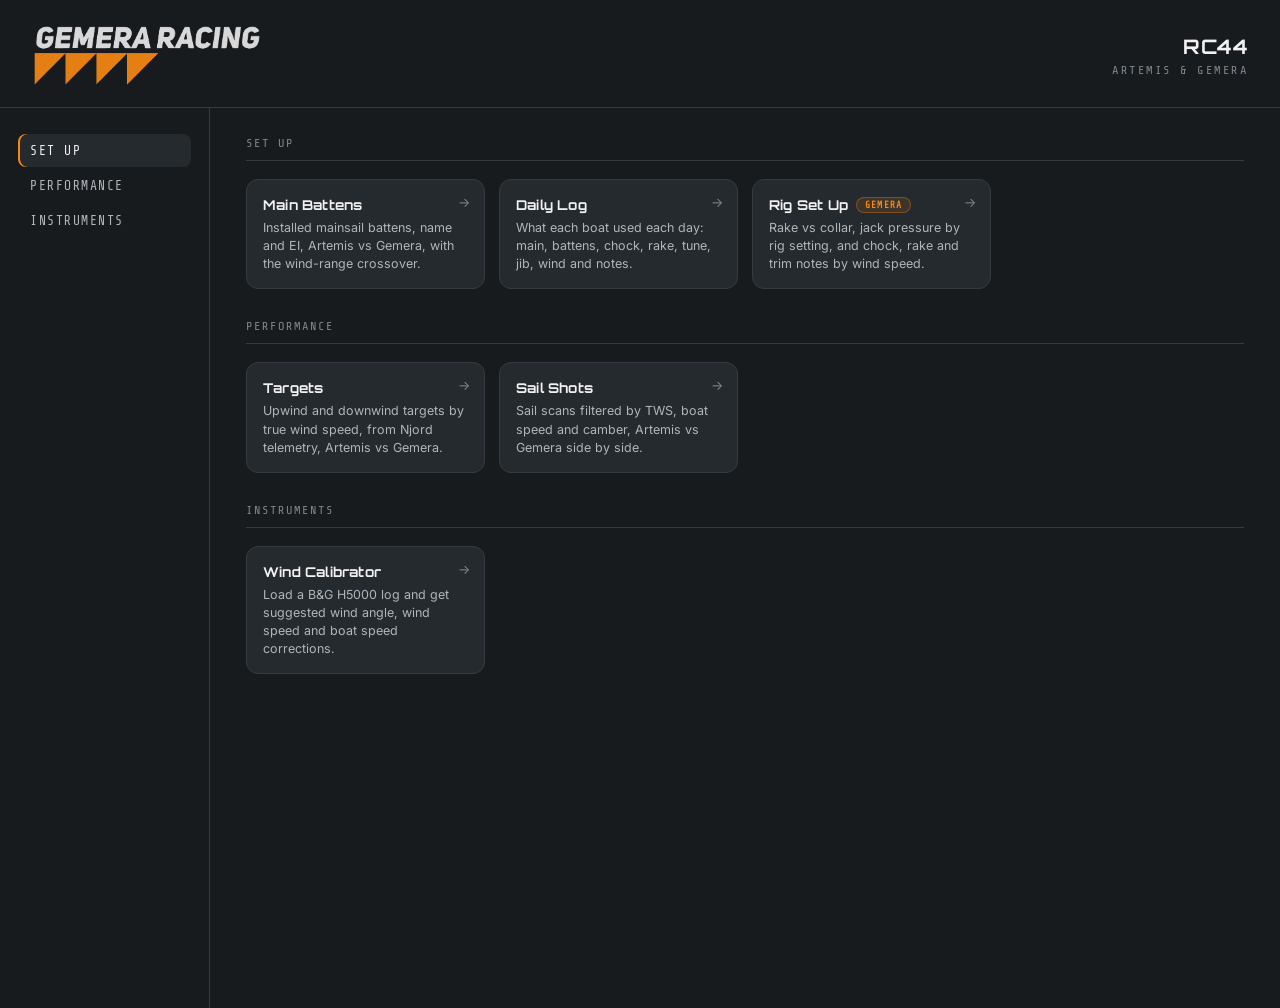
<file: index.html>
<!doctype html>
<html lang="en">
<head>
  <meta charset="UTF-8" />
  <meta name="viewport" content="width=device-width, initial-scale=1.0, viewport-fit=cover" />
  <meta name="theme-color" content="#15181b" />
  <link rel="icon" type="image/png" sizes="32x32" href="./assets/favicon-32.png?v=6" />
  <link rel="icon" type="image/png" sizes="64x64" href="./assets/favicon-64.png?v=6" />
  <link rel="shortcut icon" href="./favicon.ico?v=6" />
  <link rel="apple-touch-icon" href="./assets/apple-touch-icon.png?v=6" />
  <link rel="manifest" href="./manifest.webmanifest" />
  <meta name="apple-mobile-web-app-capable" content="yes" />
  <meta name="mobile-web-app-capable" content="yes" />
  <meta name="apple-mobile-web-app-title" content="RC44" />
  <title>RC44 · Seagull Data</title>
  <link rel="preconnect" href="https://fonts.googleapis.com" />
  <link rel="preconnect" href="https://fonts.gstatic.com" crossorigin />
  <link rel="stylesheet" href="https://fonts.googleapis.com/css2?family=Orbitron:wght@500;700&family=Share+Tech+Mono&family=Inter:wght@400;500;600&display=swap" />
  <link rel="stylesheet" href="./hub.css?v=20261113a" />
  <script>
    // Team colour theme. Gemera (dark) is the default; ?theme=gemera-light or ?theme=seagull switch (remembered on this device).
    (function () {
      try {
        var q = new URLSearchParams(location.search).get("theme");
        if (q) localStorage.setItem("rc44-theme2", q);
        var t = localStorage.getItem("rc44-theme2") || "gemera";
        if (t === "gemera" || t === "gemera-light") document.documentElement.classList.add("theme-gemera");
        if (t === "gemera-light") document.documentElement.classList.add("theme-light");
      } catch (e) {}
    })();
  </script>
  <link rel="stylesheet" href="./themes/gemera.css?v=20261114i" />
</head>
<body>
<div class="viz-root">
  <header class="hero">
    <a class="mark" href="./" aria-label="RC44 home">
      <svg viewBox="0 0 40 24" aria-hidden="true">
        <path d="M2 16 C8 16 12 6 20 6 C28 6 32 16 38 16" fill="none" stroke="currentColor" stroke-width="2.6" stroke-linecap="round"></path>
        <path d="M6 21 C11 21 14 13 20 13 C26 13 29 21 34 21" fill="none" stroke="currentColor" stroke-width="1.6" stroke-linecap="round" opacity=".5"></path>
      </svg>
      <span>SEAGULL<b>DATA</b></span>
    </a>
    <div class="titles">
      <h1>RC44</h1>
      <p class="sub">Artemis &amp; Gemera</p>
    </div>
  </header>

  <div class="hub-body">
    <nav class="sidemenu" aria-label="Sections">
      <a href="#set-up" class="on">Set up</a>
      <a href="#performance">Performance</a>
      <a href="#instruments">Instruments</a>
    </nav>

    <main>
      <section class="category" id="set-up">
        <p class="section-label">Set up</p>
        <div class="menu-grid">
          <a class="card" href="./main-battens/">
            <h3>Main Battens</h3>
            <p>Installed mainsail battens, name and EI, Artemis vs Gemera, with the wind-range crossover.</p>
          </a>
          <a class="card" href="./daily-log/">
            <h3>Daily Log</h3>
            <p>What each boat used each day: main, battens, chock, rake, tune, jib, wind and notes.</p>
          </a>
          <a class="card" href="./rig-setup/">
            <h3>Rig Set Up<span class="boat-tag">Gemera</span></h3>
            <p>Rake vs collar, jack pressure by rig setting, and chock, rake and trim notes by wind speed.</p>
          </a>
        </div>
      </section>

      <section class="category" id="performance">
        <p class="section-label">Performance</p>
        <div class="menu-grid">
          <a class="card" href="./targets/">
            <h3>Targets</h3>
            <p>Upwind and downwind targets by true wind speed, from Njord telemetry, Artemis vs Gemera.</p>
          </a>
          <a class="card" href="./sail-shots/">
            <h3>Sail Shots</h3>
            <p>Sail scans filtered by TWS, boat speed and camber, Artemis vs Gemera side by side.</p>
          </a>
        </div>
      </section>

      <section class="category" id="instruments">
        <p class="section-label">Instruments</p>
        <div class="menu-grid">
          <a class="card" href="./wind-calibrator/">
            <h3>Wind Calibrator</h3>
            <p>Load a B&amp;G H5000 log and get suggested wind angle, wind speed and boat speed corrections.</p>
          </a>
        </div>
      </section>
    </main>
  </div>
</div>

<script>
  // Side menu (laptop): the section in view is the one lit in the menu.
  (function () {
    var links = document.querySelectorAll(".sidemenu a");
    if (!links.length) return;
    function spot() {
      var cur = links[0];
      for (var i = 0; i < links.length; i++) {
        var sec = document.querySelector(links[i].getAttribute("href"));
        if (sec && sec.getBoundingClientRect().top <= 120) cur = links[i];
      }
      if (window.innerHeight + window.scrollY >= document.documentElement.scrollHeight - 2) cur = links[links.length - 1];
      for (var j = 0; j < links.length; j++) links[j].classList.toggle("on", links[j] === cur);
    }
    window.addEventListener("scroll", spot, { passive: true });
    spot();
  })();
</script>
</body>
</html>
</file>
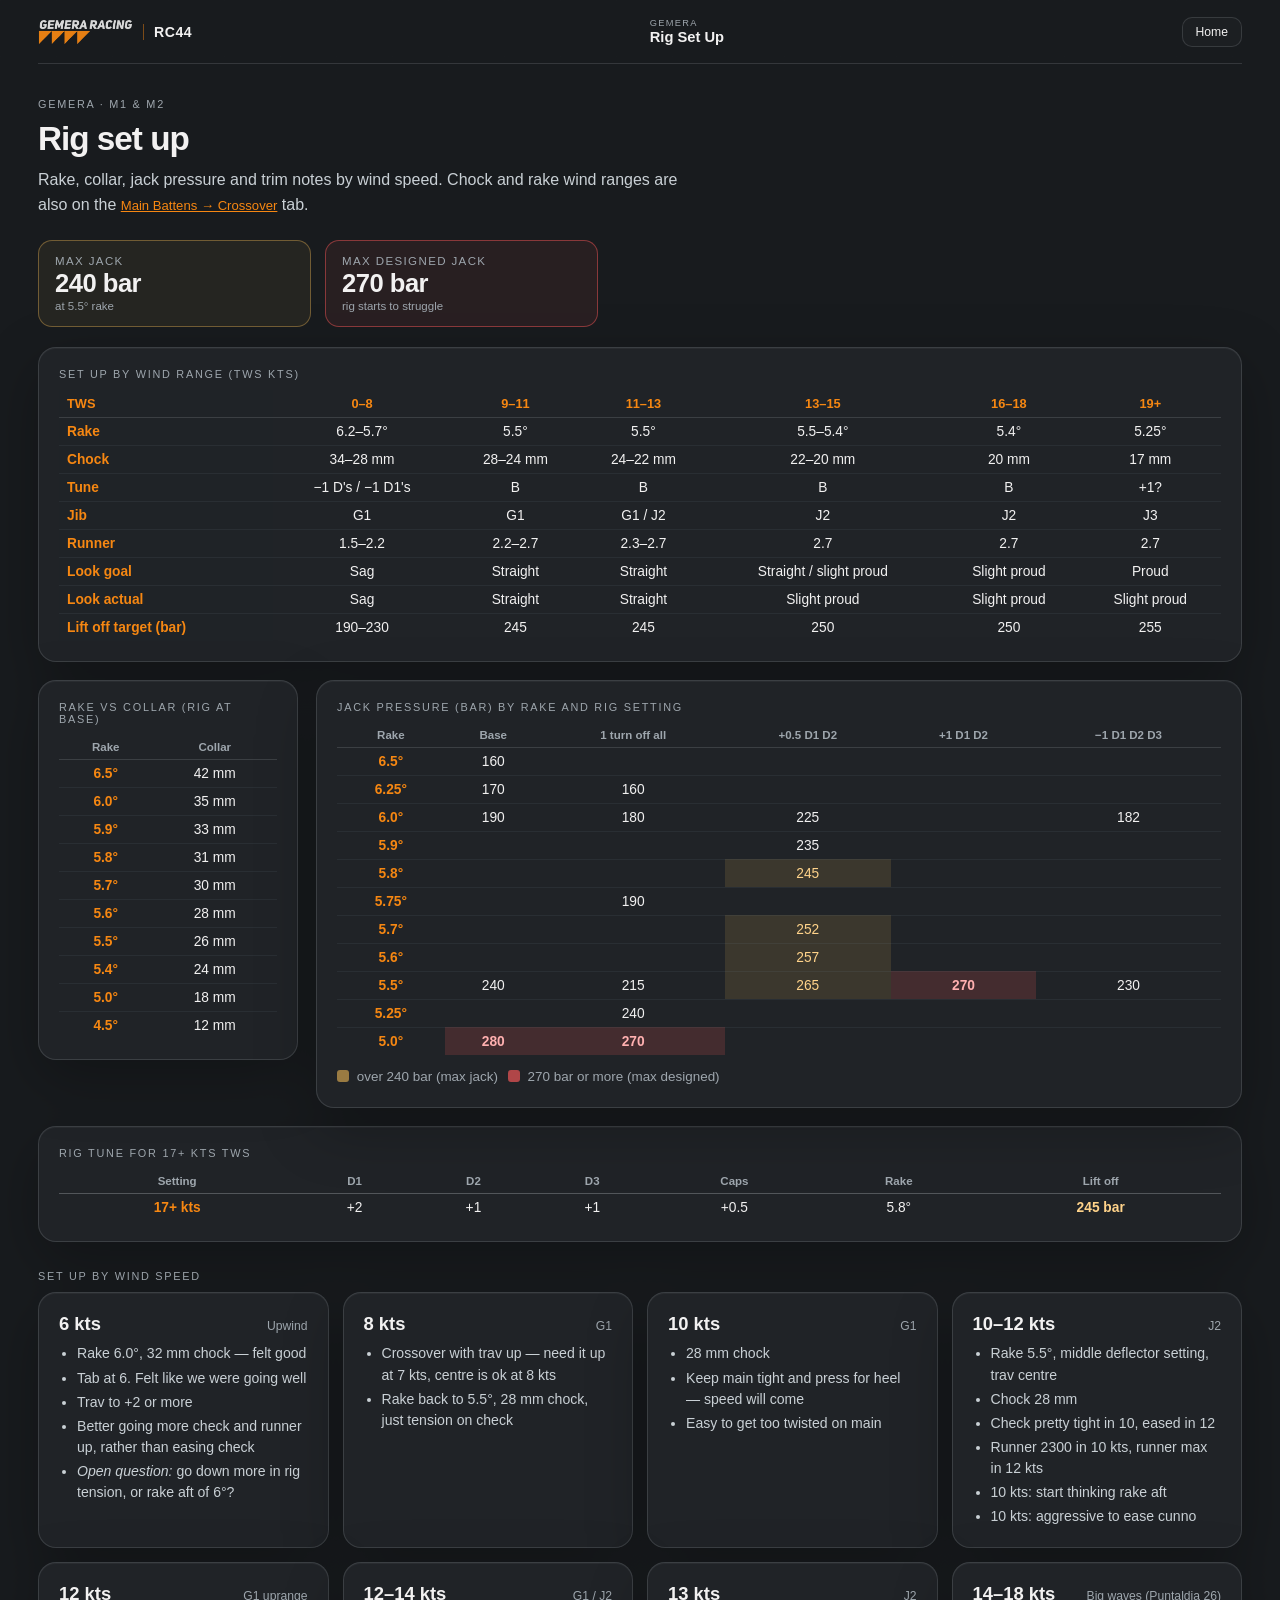
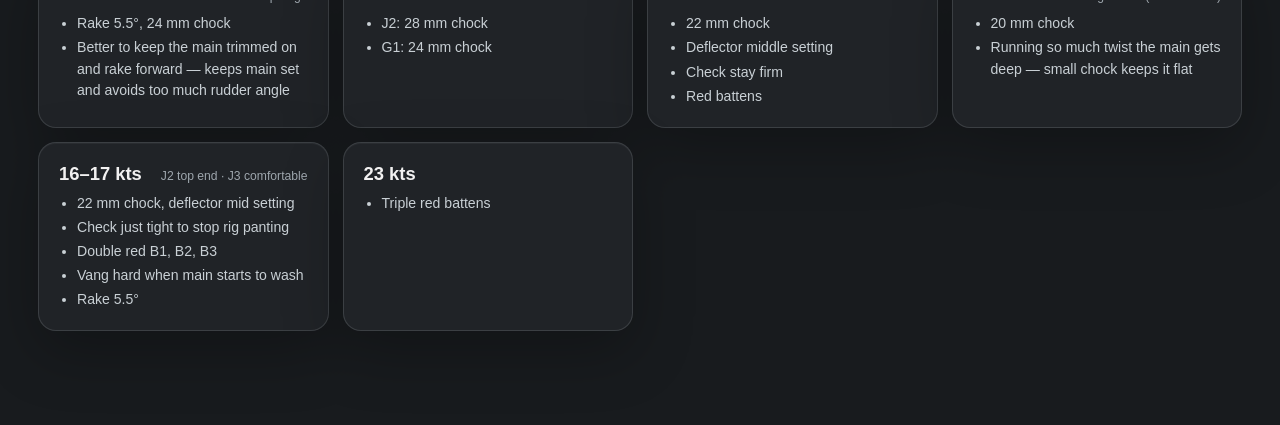
<file: rig-setup/index.html>
<!doctype html>
<html lang="en">
<head>
  <meta charset="UTF-8" />
  <meta name="viewport" content="width=device-width, initial-scale=1.0, viewport-fit=cover" />
  <meta name="theme-color" content="#15181b" />
  <link rel="icon" type="image/png" sizes="32x32" href="../assets/favicon-32.png?v=6" />
  <link rel="icon" type="image/png" sizes="64x64" href="../assets/favicon-64.png?v=6" />
  <link rel="shortcut icon" href="../favicon.ico?v=6" />
  <link rel="apple-touch-icon" href="../assets/apple-touch-icon.png?v=6" />
  <link rel="manifest" href="../manifest.webmanifest" />
  <meta name="apple-mobile-web-app-capable" content="yes" />
  <meta name="mobile-web-app-capable" content="yes" />
  <meta name="apple-mobile-web-app-title" content="RC44" />
  <title>Rig Set Up · RC44</title>
  <link rel="stylesheet" href="../styles.css?v=20261114j" />
  <script>
    // Team colour theme. Gemera (dark) is the default; ?theme=gemera-light or ?theme=seagull switch (remembered on this device).
    (function () {
      try {
        var q = new URLSearchParams(location.search).get("theme");
        if (q) localStorage.setItem("rc44-theme2", q);
        var t = localStorage.getItem("rc44-theme2") || "gemera";
        if (t === "gemera" || t === "gemera-light") document.documentElement.classList.add("theme-gemera");
        if (t === "gemera-light") document.documentElement.classList.add("theme-light");
      } catch (e) {}
    })();
  </script>
  <link rel="stylesheet" href="../themes/gemera.css?v=20261114i" />
</head>
<body>
  <div class="bg-glow bg-glow--one"></div>
  <div class="bg-glow bg-glow--two"></div>

  <main class="site-shell">
    <header class="topbar">
      <a class="brand" href="../" aria-label="Back to RC44 Lab">
        <img src="../assets/seagull-lab-logo.png?v=20260925c" alt="Seagull Data" />
        <span class="brand__divider"></span>
        <span class="brand__label">RC44</span>
      </a>
      <div class="title-block"><span>Gemera</span><strong>Rig Set Up</strong></div>
      <a class="ghost-button" href="../">Home</a>
    </header>

    <div class="page">
      <div class="section-kicker">Gemera · M1 &amp; M2</div>
      <h1>Rig set up</h1>
      <p class="intro">
        Rake, collar, jack pressure and trim notes by wind speed. Chock and rake wind ranges are also
        on the <a class="text-link" href="../main-battens/">Main Battens → Crossover</a> tab.
      </p>

      <section class="rig-limits">
        <div class="rig-limit">
          <span class="rig-limit__label">Max jack</span>
          <strong>240 bar</strong>
          <span class="rig-limit__sub">at 5.5° rake</span>
        </div>
        <div class="rig-limit rig-limit--danger">
          <span class="rig-limit__label">Max designed jack</span>
          <strong>270 bar</strong>
          <span class="rig-limit__sub">rig starts to struggle</span>
        </div>
      </section>

      <section class="panel" style="margin-bottom:18px;">
        <div class="section-kicker">Set up by wind range (TWS kts)</div>
        <div class="rig-table-wrap">
          <table class="grid-table rig-table rig-table--tws">
            <thead><tr><th>TWS</th><th>0–8</th><th>9–11</th><th>11–13</th><th>13–15</th><th>16–18</th><th>19+</th></tr></thead>
            <tbody>
              <tr><td>Rake</td><td>6.2–5.7°</td><td>5.5°</td><td>5.5°</td><td>5.5–5.4°</td><td>5.4°</td><td>5.25°</td></tr>
              <tr><td>Chock</td><td>34–28 mm</td><td>28–24 mm</td><td>24–22 mm</td><td>22–20 mm</td><td>20 mm</td><td>17 mm</td></tr>
              <tr><td>Tune</td><td>−1 D's / −1 D1's</td><td>B</td><td>B</td><td>B</td><td>B</td><td>+1?</td></tr>
              <tr><td>Jib</td><td>G1</td><td>G1</td><td>G1 / J2</td><td>J2</td><td>J2</td><td>J3</td></tr>
              <tr><td>Runner</td><td>1.5–2.2</td><td>2.2–2.7</td><td>2.3–2.7</td><td>2.7</td><td>2.7</td><td>2.7</td></tr>
              <tr><td>Look goal</td><td>Sag</td><td>Straight</td><td>Straight</td><td>Straight / slight proud</td><td>Slight proud</td><td>Proud</td></tr>
              <tr><td>Look actual</td><td>Sag</td><td>Straight</td><td>Straight</td><td>Slight proud</td><td>Slight proud</td><td>Slight proud</td></tr>
              <tr><td>Lift off target (bar)</td><td>190–230</td><td>245</td><td>245</td><td>250</td><td>250</td><td>255</td></tr>
            </tbody>
          </table>
        </div>
      </section>

      <section class="rig-grid">
        <div class="panel">
          <div class="section-kicker">Rake vs collar (rig at base)</div>
          <table class="grid-table rig-table">
            <thead><tr><th>Rake</th><th>Collar</th></tr></thead>
            <tbody>
              <tr><td>6.5°</td><td>42 mm</td></tr>
              <tr><td>6.0°</td><td>35 mm</td></tr>
              <tr><td>5.9°</td><td>33 mm</td></tr>
              <tr><td>5.8°</td><td>31 mm</td></tr>
              <tr><td>5.7°</td><td>30 mm</td></tr>
              <tr><td>5.6°</td><td>28 mm</td></tr>
              <tr><td>5.5°</td><td>26 mm</td></tr>
              <tr><td>5.4°</td><td>24 mm</td></tr>
              <tr><td>5.0°</td><td>18 mm</td></tr>
              <tr><td>4.5°</td><td>12 mm</td></tr>
            </tbody>
          </table>
        </div>

        <div class="panel">
          <div class="section-kicker">Jack pressure (bar) by rake and rig setting</div>
          <div class="rig-table-wrap">
            <table class="grid-table rig-table rig-table--jack">
              <thead>
                <tr>
                  <th>Rake</th>
                  <th>Base</th>
                  <th>1 turn off all</th>
                  <th>+0.5 D1 D2</th>
                  <th>+1 D1 D2</th>
                  <th>−1 D1 D2 D3</th>
                </tr>
              </thead>
              <tbody>
                <tr><td>6.5°</td><td>160</td><td></td><td></td><td></td><td></td></tr>
                <tr><td>6.25°</td><td>170</td><td>160</td><td></td><td></td><td></td></tr>
                <tr><td>6.0°</td><td>190</td><td>180</td><td>225</td><td></td><td>182</td></tr>
                <tr><td>5.9°</td><td></td><td></td><td>235</td><td></td><td></td></tr>
                <tr><td>5.8°</td><td></td><td></td><td class="is-warn">245</td><td></td><td></td></tr>
                <tr><td>5.75°</td><td></td><td>190</td><td></td><td></td><td></td></tr>
                <tr><td>5.7°</td><td></td><td></td><td class="is-warn">252</td><td></td><td></td></tr>
                <tr><td>5.6°</td><td></td><td></td><td class="is-warn">257</td><td></td><td></td></tr>
                <tr><td>5.5°</td><td>240</td><td>215</td><td class="is-warn">265</td><td class="is-danger">270</td><td>230</td></tr>
                <tr><td>5.25°</td><td></td><td>240</td><td></td><td></td><td></td></tr>
                <tr><td>5.0°</td><td class="is-danger">280</td><td class="is-danger">270</td><td></td><td></td><td></td></tr>
              </tbody>
            </table>
          </div>
          <p class="import-step__hint rig-legend">
            <span><span class="rig-swatch rig-swatch--warn"></span> over 240 bar (max jack)</span>
            <span><span class="rig-swatch rig-swatch--danger"></span> 270 bar or more (max designed)</span>
          </p>
        </div>
      </section>

      <section class="panel rig-tune" style="margin-top:18px;">
        <div class="section-kicker">Rig tune for 17+ kts TWS</div>
        <div class="rig-table-wrap">
          <table class="grid-table rig-table rig-table--tune">
            <thead><tr><th>Setting</th><th>D1</th><th>D2</th><th>D3</th><th>Caps</th><th>Rake</th><th>Lift off</th></tr></thead>
            <tbody>
              <tr><td>17+ kts</td><td>+2</td><td>+1</td><td>+1</td><td>+0.5</td><td>5.8°</td><td>245 bar</td></tr>
            </tbody>
          </table>
        </div>
      </section>

      <div class="section-kicker" style="margin-top:28px;">Set up by wind speed</div>
      <section class="rig-notes">
        <article class="panel rig-note">
          <header><strong>6 kts</strong><span>Upwind</span></header>
          <ul>
            <li>Rake 6.0°, 32 mm chock — felt good</li>
            <li>Tab at 6. Felt like we were going well</li>
            <li>Trav to +2 or more</li>
            <li>Better going more check and runner up, rather than easing check</li>
            <li><em>Open question:</em> go down more in rig tension, or rake aft of 6°?</li>
          </ul>
        </article>

        <article class="panel rig-note">
          <header><strong>8 kts</strong><span>G1</span></header>
          <ul>
            <li>Crossover with trav up — need it up at 7 kts, centre is ok at 8 kts</li>
            <li>Rake back to 5.5°, 28 mm chock, just tension on check</li>
          </ul>
        </article>

        <article class="panel rig-note">
          <header><strong>10 kts</strong><span>G1</span></header>
          <ul>
            <li>28 mm chock</li>
            <li>Keep main tight and press for heel — speed will come</li>
            <li>Easy to get too twisted on main</li>
          </ul>
        </article>

        <article class="panel rig-note">
          <header><strong>10–12 kts</strong><span>J2</span></header>
          <ul>
            <li>Rake 5.5°, middle deflector setting, trav centre</li>
            <li>Chock 28 mm</li>
            <li>Check pretty tight in 10, eased in 12</li>
            <li>Runner 2300 in 10 kts, runner max in 12 kts</li>
            <li>10 kts: start thinking rake aft</li>
            <li>10 kts: aggressive to ease cunno</li>
          </ul>
        </article>

        <article class="panel rig-note">
          <header><strong>12 kts</strong><span>G1 uprange</span></header>
          <ul>
            <li>Rake 5.5°, 24 mm chock</li>
            <li>Better to keep the main trimmed on and rake forward — keeps main set and avoids too much rudder angle</li>
          </ul>
        </article>

        <article class="panel rig-note">
          <header><strong>12–14 kts</strong><span>G1 / J2</span></header>
          <ul>
            <li>J2: 28 mm chock</li>
            <li>G1: 24 mm chock</li>
          </ul>
        </article>

        <article class="panel rig-note">
          <header><strong>13 kts</strong><span>J2</span></header>
          <ul>
            <li>22 mm chock</li>
            <li>Deflector middle setting</li>
            <li>Check stay firm</li>
            <li>Red battens</li>
          </ul>
        </article>

        <article class="panel rig-note">
          <header><strong>14–18 kts</strong><span>Big waves (Puntaldia 26)</span></header>
          <ul>
            <li>20 mm chock</li>
            <li>Running so much twist the main gets deep — small chock keeps it flat</li>
          </ul>
        </article>

        <article class="panel rig-note">
          <header><strong>16–17 kts</strong><span>J2 top end · J3 comfortable</span></header>
          <ul>
            <li>22 mm chock, deflector mid setting</li>
            <li>Check just tight to stop rig panting</li>
            <li>Double red B1, B2, B3</li>
            <li>Vang hard when main starts to wash</li>
            <li>Rake 5.5°</li>
          </ul>
        </article>

        <article class="panel rig-note">
          <header><strong>23 kts</strong><span></span></header>
          <ul>
            <li>Triple red battens</li>
          </ul>
        </article>
      </section>
    </div>
  </main>
</body>
</html>
</file>
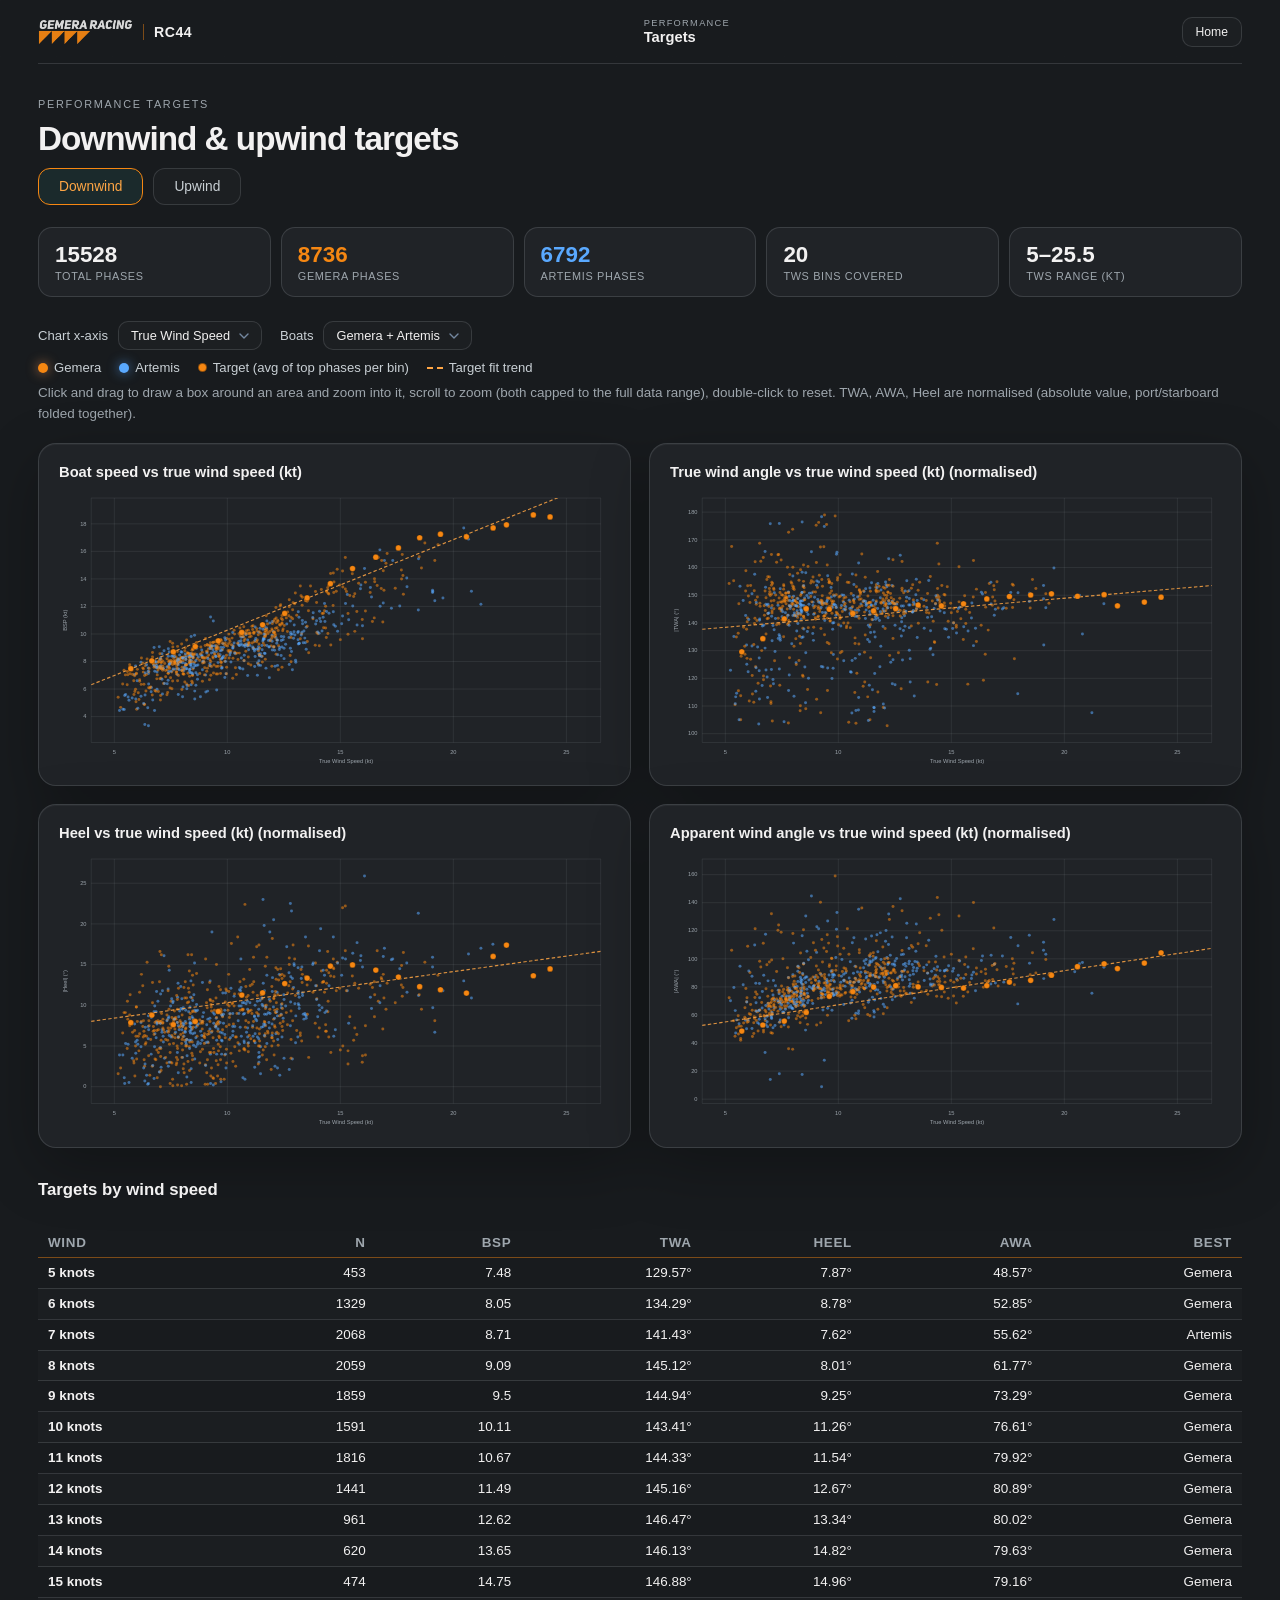
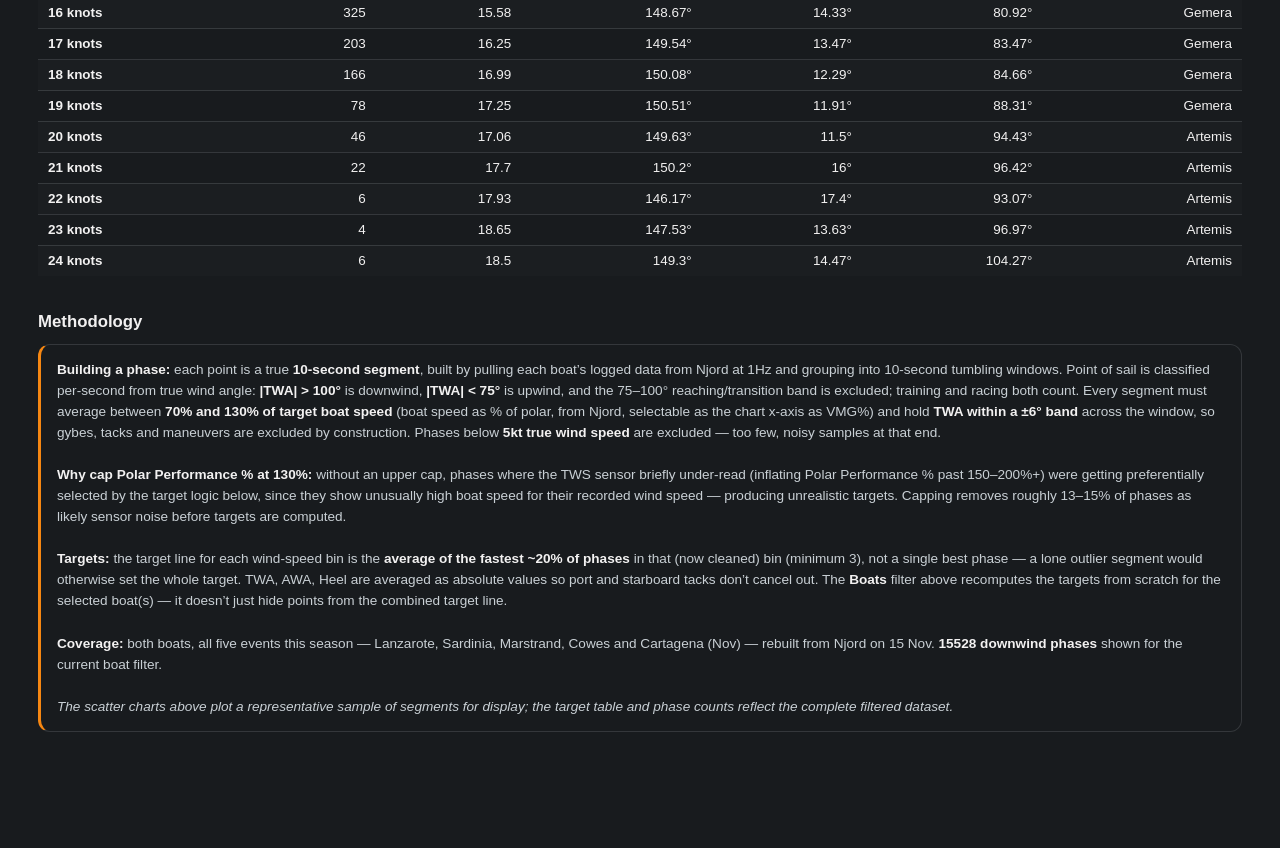
<file: targets/index.html>
<!doctype html>
<html lang="en">
<head>
  <meta charset="UTF-8" />
  <meta name="viewport" content="width=device-width, initial-scale=1.0, viewport-fit=cover" />
  <meta name="theme-color" content="#15181b" />
  <link rel="icon" type="image/png" sizes="32x32" href="../assets/favicon-32.png?v=6" />
  <link rel="icon" type="image/png" sizes="64x64" href="../assets/favicon-64.png?v=6" />
  <link rel="shortcut icon" href="../favicon.ico?v=6" />
  <link rel="apple-touch-icon" href="../assets/apple-touch-icon.png?v=6" />
  <link rel="manifest" href="../manifest.webmanifest" />
  <meta name="apple-mobile-web-app-capable" content="yes" />
  <meta name="mobile-web-app-capable" content="yes" />
  <meta name="apple-mobile-web-app-title" content="RC44" />
  <title>Targets · RC44</title>
  <link rel="stylesheet" href="../styles.css?v=20261114j" />
  <script>
    // Team colour theme. Gemera (dark) is the default; ?theme=gemera-light or ?theme=seagull switch (remembered on this device).
    (function () {
      try {
        var q = new URLSearchParams(location.search).get("theme");
        if (q) localStorage.setItem("rc44-theme2", q);
        var t = localStorage.getItem("rc44-theme2") || "gemera";
        if (t === "gemera" || t === "gemera-light") document.documentElement.classList.add("theme-gemera");
        if (t === "gemera-light") document.documentElement.classList.add("theme-light");
      } catch (e) {}
    })();
  </script>
  <link rel="stylesheet" href="../themes/gemera.css?v=20261114i" />
</head>
<body>
  <div class="bg-glow bg-glow--one"></div>
  <div class="bg-glow bg-glow--two"></div>

  <main class="site-shell">
    <header class="topbar">
      <a class="brand" href="../" aria-label="Back to RC44 Lab">
        <img src="../assets/seagull-lab-logo.png?v=20260925c" alt="Seagull Data" />
        <span class="brand__divider"></span>
        <span class="brand__label">RC44</span>
      </a>
      <div class="title-block"><span>Performance</span><strong>Targets</strong></div>
      <a class="ghost-button" href="../">Home</a>
    </header>

    <div class="page">
      <div class="section-kicker">Performance targets</div>
      <h1>Downwind &amp; upwind targets</h1>

      <div class="boat-tabs" id="modeTabs">
        <button class="boat-tab is-active" type="button" data-mode="downwind">Downwind</button>
        <button class="boat-tab" type="button" data-mode="upwind">Upwind</button>
      </div>

      <div id="targetsBody" style="margin-top:22px;"></div>
    </div>
  </main>

  <script src="./data.js?v=20261115a"></script>
  <script src="./app.js?v=20261115a"></script>
</body>
</html>
</file>
<file: hub.css>
/* RC44 homepage — Seagull Hub style (same look as seagull-lab.onrender.com) */

.viz-root {
  color-scheme: dark;
  --surface-1: #1c2834;
  --page-plane: #16202a;
  --text-primary: #dce6f0;
  --text-secondary: #8c9bab;
  --text-muted: #5d6b7a;
  --border: #2b3b4b;
  --accent: #2fe0c4;
  display: block;
  min-height: 100vh;
  background: var(--page-plane);
  color: var(--text-primary);
}

* { box-sizing: border-box; }
html { scroll-behavior: smooth; }
body { margin: 0; font-family: Inter, system-ui, -apple-system, "Segoe UI", sans-serif; background: #16202a; }

/* ---------- Header ---------- */

.hero {
  position: relative;
  padding: calc(40px + env(safe-area-inset-top, 0px)) 24px 36px;
  text-align: center;
  overflow: hidden;
}

.hero .mark {
  display: inline-flex;
  align-items: center;
  gap: 18px;
  color: var(--accent);
  margin-bottom: 20px;
  text-decoration: none;
}

.hero .mark svg { width: 128px; height: 78px; flex: 0 0 auto; }

.hero .mark span {
  font-family: Orbitron, monospace;
  font-weight: 500;
  font-size: 32px;
  letter-spacing: 8px;
  color: var(--text-primary);
  white-space: nowrap;
}

.hero .mark span b { color: var(--accent); font-weight: 700; }

.hero h1 {
  font-family: Orbitron, monospace;
  font-size: clamp(22px, 4vw, 30px);
  font-weight: 700;
  margin: 0 0 6px;
  letter-spacing: .5px;
}

.hero .sub {
  margin: 0;
  font-family: "Share Tech Mono", monospace;
  font-size: 12px;
  letter-spacing: 2.5px;
  text-transform: uppercase;
  color: var(--text-muted);
}

/* ---------- Sections and cards ---------- */

main { max-width: 980px; margin: 0 auto; padding: 36px 24px 80px; }

.category { margin: 0 0 40px; }
.category:last-child { margin-bottom: 0; }

.section-label {
  font-family: "Share Tech Mono", monospace;
  font-size: 12px;
  letter-spacing: 2px;
  text-transform: uppercase;
  color: var(--text-muted);
  margin: 0 0 18px;
  padding-bottom: 10px;
  border-bottom: 1px solid var(--border);
}

.menu-grid {
  display: grid;
  grid-template-columns: repeat(auto-fill, minmax(260px, 1fr));
  gap: 14px;
}

.card {
  position: relative;
  display: block;
  text-decoration: none;
  color: inherit;
  background: var(--surface-1);
  border: 1px solid var(--border);
  border-radius: 12px;
  padding: 18px 18px 17px;
  transition: transform .15s, box-shadow .15s, border-color .15s;
}

.card:hover {
  transform: translateY(-2px);
  box-shadow: rgba(0, 0, 0, .2) 0 8px 24px;
  border-color: var(--accent);
}

.card::after {
  content: "→";
  position: absolute;
  top: 16px;
  right: 16px;
  font-size: 14px;
  color: var(--text-muted);
  transition: color .15s;
}

.card:hover::after { color: var(--accent); }

.card h3 {
  font-family: Orbitron, monospace;
  margin: 0 0 6px;
  padding-right: 22px;
  font-size: 14px;
  font-weight: 700;
  letter-spacing: .2px;
}

.card p {
  margin: 0;
  font-size: 13px;
  line-height: 1.5;
  color: var(--text-secondary);
}

.boat-tag {
  display: inline-block;
  font-family: "Share Tech Mono", monospace;
  font-size: 9.5px;
  letter-spacing: 1.2px;
  text-transform: uppercase;
  color: var(--accent);
  background: rgba(47, 224, 196, .12);
  border: 1px solid rgba(47, 224, 196, .3);
  border-radius: 999px;
  padding: 2px 8px;
  margin-left: 8px;
  vertical-align: 2px;
}

footer {
  text-align: center;
  padding: 24px 24px 36px;
  color: var(--text-muted);
  font-size: 12px;
  border-top: 1px solid var(--border);
}

/* ---------- Phone ---------- */

@media (max-width: 560px) {
  .hero { padding: calc(28px + env(safe-area-inset-top, 0px)) 16px 26px; }
  .hero .mark { gap: 10px; margin-bottom: 14px; }
  .hero .mark svg { width: 72px; height: 44px; }
  .hero .mark span { font-size: 20px; letter-spacing: 4px; }
  main { padding: 24px 14px 48px; }
  .category { margin-bottom: 28px; }
  .section-label { margin-bottom: 12px; }
  .menu-grid { gap: 10px; }
  .card { padding: 14px 14px 13px; }
  .card h3 { font-size: 13px; }
  .card p { font-size: 12.5px; line-height: 1.45; }
  .card::after { top: 13px; right: 13px; }
}

/* ---------- Laptop: side menu + header in one row ---------- */

.sidemenu { display: none; }

@media (min-width: 900px) {
  .hero {
    display: flex;
    align-items: center;
    gap: 28px;
    text-align: left;
    padding: calc(24px + env(safe-area-inset-top, 0px)) 32px 20px;
    border-bottom: 1px solid var(--border);
  }
  .hero .mark { gap: 14px; margin-bottom: 0; }
  .hero .mark svg { width: 88px; height: 54px; }
  .hero .mark span { font-size: 24px; letter-spacing: 6px; }
  .hero .titles { margin-left: auto; text-align: right; }
  .hero h1 { font-size: 20px; margin: 0 0 4px; }

  .hub-body {
    display: grid;
    grid-template-columns: 210px minmax(0, 1fr);
    max-width: 1300px;
    margin: 0 auto;
  }

  .sidemenu {
    display: block;
    position: sticky;
    top: 0;
    align-self: start;
    height: 100vh;
    border-right: 1px solid var(--border);
    padding: 26px 18px;
  }

  .sidemenu a {
    display: block;
    font-family: "Share Tech Mono", monospace;
    font-size: 13px;
    letter-spacing: 1.5px;
    text-transform: uppercase;
    color: var(--text-secondary);
    text-decoration: none;
    padding: 9px 12px;
    border-radius: 8px;
    margin-bottom: 2px;
  }

  .sidemenu a:hover,
  .sidemenu a.on { background: var(--surface-1); color: var(--text-primary); }
  .sidemenu a.on { box-shadow: inset 2px 0 0 var(--accent); }

  .hub-body main { max-width: none; margin: 0; padding: 28px 36px 60px; }
  .category { margin-bottom: 30px; scroll-margin-top: 20px; }
  .menu-grid { grid-template-columns: repeat(auto-fill, minmax(220px, 1fr)); }
  .card { padding: 16px 16px 15px; }
  .card h3 { font-size: 13.5px; }
  .card p { font-size: 12.5px; line-height: 1.45; }
  .card::after { top: 14px; right: 14px; font-size: 13px; }
}
</file>
<file: themes/gemera.css>
/* Gemera Racing theme — colours from the Gemera graphics (Dec 2024):
   orange #F68712, charcoal #231F20, hull grey. Switched on with ?theme=gemera. */

html.theme-gemera {
  --bg: #15181b;
  --panel: rgba(33, 37, 41, 0.94);
  --line: rgba(196, 204, 210, 0.16);
  --line-strong: rgba(246, 135, 18, 0.45);
  --text: #f2f1f1;
  --muted: #9ea6ad;
  --muted-2: #c9d0d5;
  --accent: #f68712;
  --accent-2: #ffa645;
  --gemera: #f68712;
}

html.theme-gemera body {
  background: linear-gradient(180deg, #1c2024 0%, #15181b 60%, #111316 100%);
}
html.theme-gemera body::before { opacity: .22; }
html.theme-gemera .bg-glow { display: none; }

/* Logo swap */
html.theme-gemera .brand img { content: url("../assets/gemera-logo-light.png"); height: 26px; width: auto; }
html.theme-gemera .brand { background: transparent; padding: 0; }

/* Anything that sat on the teal accent now sits on orange with dark text */
html.theme-gemera .view-toggle__btn.is-active,
html.theme-gemera .sail-toggle__btn.is-active,
html.theme-gemera .log-main-badge,
html.theme-gemera .log-btn--primary,
html.theme-gemera .log-setup-save,
html.theme-gemera .seg button.is-on,
html.theme-gemera .xover-edit-btn.is-editing { background: #f68712; color: #1a1112; border-color: #f68712; }

html.theme-gemera .main-tabs { background: rgba(21, 24, 27, .97); }
html.theme-gemera .main-tabs .view-toggle__btn.is-active { background: rgba(255, 255, 255, .07); color: #f68712; }

html.theme-gemera .panel { background: var(--panel); }
html.theme-gemera .batten-slot.is-button:active { background: rgba(255, 255, 255, .05); }
html.theme-gemera .pick-item.is-on { border-color: #f68712; background: rgba(255, 255, 255, .05); }
html.theme-gemera .xover-range { background: linear-gradient(180deg, rgba(246, 135, 18, .55), rgba(246, 135, 18, .32)); border-color: rgba(246, 135, 18, .85); }
html.theme-gemera .xover-handle::after { background: #f68712; }

/* Event / jib / log yellow → hull grey so orange stays the one accent */
html.theme-gemera .event-mains-bar { background: rgba(255, 255, 255, .04); border-color: rgba(196, 204, 210, .28); }
html.theme-gemera .event-mains-bar__boat strong,
html.theme-gemera .log-period__time { color: #f68712; }
html.theme-gemera .jib-picker__btn.is-active { background: #d5dade; border-color: #d5dade; color: #15181b; }
html.theme-gemera .log-setup-btn { border-color: #f68712; background: rgba(255, 255, 255, .04); color: #f68712; }

/* Homepage (hub style) */
html.theme-gemera .viz-root {
  --surface-1: #252a2e;
  --page-plane: #181b1e;
  --text-primary: #f2f1f1;
  --text-secondary: #aeb6bc;
  --text-muted: #7d868d;
  --border: #353b40;
  --accent: #f68712;
}
html.theme-gemera body { background: #181b1e; }
html.theme-gemera .hero .mark svg,
html.theme-gemera .hero .mark span { display: none; }
html.theme-gemera .hero .mark {
  width: 230px; height: 63px;
  background: url("../assets/gemera-logo-light.png") left center / contain no-repeat;
}
@media (max-width: 560px) { html.theme-gemera .hero .mark { width: 180px; height: 50px; } }
html.theme-gemera .boat-tag { color: #f68712; background: rgba(246, 135, 18, .12); border-color: rgba(246, 135, 18, .35); }

/* Keep the old navy out: tool-page tiles and panels that had their own blue */
html.theme-gemera .stat-card, html.theme-gemera .metric-card, html.theme-gemera .summary-card { background: rgba(33, 37, 41, .94) !important; border-color: var(--line) !important; }

/* =====================================================================
   Gemera LIGHT ("hull") — pale hull grey, charcoal text, orange.
   Switched on with ?theme=gemera-light. Easier to read in bright sun.
   ===================================================================== */

html.theme-gemera.theme-light {
  color-scheme: light;
  --bg: #dfe3e6;
  --panel: #f4f6f7;
  --line: rgba(35, 31, 32, 0.13);
  --line-strong: rgba(214, 112, 8, 0.55);
  --text: #231f20;
  --muted: #5d656b;
  --muted-2: #3d4448;
  --accent: #dd7409;
  --accent-2: #b85d00;
  --artemis: #2b76cc;
  --gemera: #ef7f0d;
  --stiff: #c9302c;
  --soft: #16894a;
}
html.theme-gemera.theme-light body { background: linear-gradient(180deg, #e8ebed 0%, #dfe3e6 100%); color: var(--text); }
html.theme-gemera.theme-light body::before { opacity: .5; background-image: linear-gradient(rgba(0,0,0,.025) 1px, transparent 1px), linear-gradient(90deg, rgba(0,0,0,.025) 1px, transparent 1px); }
html.theme-gemera.theme-light .brand img { content: url("../assets/gemera-logo-dark.png"); }
html.theme-gemera.theme-light .panel { background: var(--panel); box-shadow: 0 1px 2px rgba(0,0,0,.06), 0 6px 18px rgba(0,0,0,.05); border-color: var(--line); }
html.theme-gemera.theme-light .topbar { border-bottom-color: var(--line); }

/* Text boxes and dropdowns */
html.theme-gemera.theme-light input,
html.theme-gemera.theme-light select,
html.theme-gemera.theme-light textarea { background: #ffffff !important; color: var(--text) !important; border-color: rgba(35, 31, 32, .2) !important; }

/* Buttons / toggles */
html.theme-gemera.theme-light .ghost-button,
html.theme-gemera.theme-light .view-toggle,
html.theme-gemera.theme-light .sail-toggle,
html.theme-gemera.theme-light .seg { background: #ffffff; border-color: rgba(35, 31, 32, .16); color: var(--text); }
html.theme-gemera.theme-light .view-toggle__btn,
html.theme-gemera.theme-light .sail-toggle__btn,
html.theme-gemera.theme-light .jib-picker__btn,
html.theme-gemera.theme-light .seg button { color: #4a5156; }
html.theme-gemera.theme-light .view-toggle__btn.is-active,
html.theme-gemera.theme-light .sail-toggle__btn.is-active,
html.theme-gemera.theme-light .seg button.is-on { background: #ef7f0d; color: #ffffff; border-color: #ef7f0d; }
html.theme-gemera.theme-light .jib-picker__btn.is-active { background: #231f20; border-color: #231f20; color: #ffffff; }
html.theme-gemera.theme-light .main-tabs { background: rgba(244, 246, 247, .97); border-top-color: rgba(35, 31, 32, .12); }
html.theme-gemera.theme-light .main-tabs .view-toggle__btn { color: #5d656b; background: transparent; }
html.theme-gemera.theme-light .main-tabs .view-toggle__btn.is-active { background: rgba(239, 127, 13, .12); color: #c25f00; }
html.theme-gemera.theme-light .log-setup-btn,
html.theme-gemera.theme-light .xover-edit-btn { background: #ffffff; border-color: #ef7f0d; color: #c25f00; }
html.theme-gemera.theme-light .xover-edit-btn.is-editing,
html.theme-gemera.theme-light .log-setup-save,
html.theme-gemera.theme-light .log-btn--primary { background: #ef7f0d; color: #fff; }

/* Batten rows, sheet */
html.theme-gemera.theme-light .batten-slot + .batten-slot { border-top-color: rgba(35, 31, 32, .1); }
html.theme-gemera.theme-light .batten-slot__num,
html.theme-gemera.theme-light .log-batten__pos,
html.theme-gemera.theme-light .log-setup-preview__row span { color: #c25f00; }
html.theme-gemera.theme-light .batten-slot__ei,
html.theme-gemera.theme-light .pick-item__ei { color: #b85d00; }
html.theme-gemera.theme-light .dialog__panel { background: #f4f6f7; color: var(--text); border-color: var(--line); }
html.theme-gemera.theme-light .dialog__backdrop { background: rgba(35, 31, 32, .35); }
html.theme-gemera.theme-light .pick-item { background: #ffffff; color: var(--text); border-color: rgba(35, 31, 32, .14); }
html.theme-gemera.theme-light .pick-item.is-on { border-color: #ef7f0d; background: #fff4e8; }

/* Amber / pale-green / pale-red text was made for dark — darken for light */
html.theme-gemera.theme-light .event-mains-bar { background: #ffffff; border-color: rgba(35, 31, 32, .16); color: var(--text); }
html.theme-gemera.theme-light .event-mains-bar__boat strong,
html.theme-gemera.theme-light .event-mains__meta.is-unset,
html.theme-gemera.theme-light .log-period__time,
html.theme-gemera.theme-light .log-periods__head span,
html.theme-gemera.theme-light .rig-note--tune header strong,
html.theme-gemera.theme-light .rig-table--tune td:last-child { color: #c25f00; }
html.theme-gemera.theme-light .suggest-status--keep { color: #16894a; background: rgba(22, 137, 74, .1); border-color: rgba(22, 137, 74, .35); }
html.theme-gemera.theme-light .suggest-status--change { color: #b35a00; background: rgba(239, 127, 13, .1); border-color: rgba(239, 127, 13, .4); }
html.theme-gemera.theme-light .suggested-set-chip { background: #ffffff; color: var(--text); border-color: rgba(35, 31, 32, .16); }
html.theme-gemera.theme-light .suggested-set-chip.is-installed { box-shadow: inset 0 0 0 1px #16894a; }
html.theme-gemera.theme-light .jib-tag { background: #231f20; color: #fff; }
html.theme-gemera.theme-light .jib-tag--muted { background: rgba(35, 31, 32, .08); color: #4a5156; }
html.theme-gemera.theme-light .suggest-jib-select { border-color: #231f20 !important; color: #231f20 !important; }
html.theme-gemera.theme-light .seg--speed button[data-v="Fast"].is-on { background: #16894a; color: #fff; }
html.theme-gemera.theme-light .seg--speed button[data-v="Average"].is-on { background: #e5a100; color: #231f20; }
html.theme-gemera.theme-light .seg--speed button[data-v="Slow"].is-on { background: #c9302c; color: #fff; }
html.theme-gemera.theme-light .log-feel--fast strong { color: #16894a; } html.theme-gemera.theme-light .log-feel--fast { border-color: #16894a; }
html.theme-gemera.theme-light .log-feel--average strong { color: #a66f00; } html.theme-gemera.theme-light .log-feel--average { border-color: #e5a100; }
html.theme-gemera.theme-light .log-feel--slow strong { color: #c9302c; } html.theme-gemera.theme-light .log-feel--slow { border-color: #c9302c; }
html.theme-gemera.theme-light .log-boat { background: #ffffff; }
html.theme-gemera.theme-light .log-period__b { background: rgba(35, 31, 32, .06); color: #3d4448; }
html.theme-gemera.theme-light .log-main-badge { background: #ef7f0d; color: #fff; }

/* Crossover */
html.theme-gemera.theme-light .xover-track { background: #ffffff; border-color: rgba(35, 31, 32, .14); }
html.theme-gemera.theme-light .xover-range { background: linear-gradient(180deg, #f6a04a, #ef7f0d); border-color: #c25f00; color: #fff; }
html.theme-gemera.theme-light .xover-handle::after { background: #ffffff; }
html.theme-gemera.theme-light .xover-track.is-inherited .xover-range { opacity: .35; }

/* Rig Set Up tables */
html.theme-gemera.theme-light .rig-table td:first-child { color: #c25f00; }
html.theme-gemera.theme-light .rig-table .is-warn { color: #8a5200; background: rgba(229, 161, 0, .18); }
html.theme-gemera.theme-light .rig-table .is-danger { color: #a3201c; background: rgba(201, 48, 44, .14); }
html.theme-gemera.theme-light .rig-limit { background: #fff8ee; border-color: rgba(229, 161, 0, .5); }
html.theme-gemera.theme-light .rig-limit--danger { background: #fdf0ef; border-color: rgba(201, 48, 44, .45); }
html.theme-gemera.theme-light .rig-table--tws td:first-child,
html.theme-gemera.theme-light .rig-table--tws th:first-child { background: #f4f6f7; }
html.theme-gemera.theme-light .rig-table--tws th { color: #c25f00; }

/* Targets tiles */
html.theme-gemera.theme-light .stat-card, html.theme-gemera.theme-light .metric-card, html.theme-gemera.theme-light .summary-card { background: #ffffff !important; }

/* Homepage */
html.theme-gemera.theme-light .viz-root {
  color-scheme: light;
  --surface-1: #ffffff;
  --page-plane: #e3e7ea;
  --text-primary: #231f20;
  --text-secondary: #4f575c;
  --text-muted: #7a8288;
  --border: rgba(35, 31, 32, .14);
  --accent: #ef7f0d;
}
html.theme-gemera.theme-light body:has(.viz-root) { background: #e3e7ea; }
html.theme-gemera.theme-light .hero .mark { background-image: url("../assets/gemera-logo-dark.png"); }
html.theme-gemera.theme-light .card:hover { box-shadow: 0 6px 18px rgba(0,0,0,.08); }
html.theme-gemera.theme-light .sidemenu a.on, html.theme-gemera.theme-light .sidemenu a:hover { background: #ffffff; }
html.theme-gemera.theme-light .batten-slot__delta.is-stiffer { color: #c9302c !important; }
html.theme-gemera.theme-light .batten-slot__delta.is-softer { color: #16894a !important; }
html.theme-gemera .pos-toggle__btn.is-active { background: rgba(246, 135, 18, .12); border-color: var(--accent); color: var(--accent-2); }
html.theme-gemera.theme-light .pos-toggle__btn { background: #ffffff; }
html.theme-gemera.theme-light .sync-status__mark { background: transparent; border: none; color: #c25f00; }

/* Leftover navy spots in the dark theme */
html.theme-gemera .rig-table--tws td:first-child,
html.theme-gemera .rig-table--tws th:first-child { background: #1f2327; }
html.theme-gemera .xover-range__clear { background: #23272b; }
html.theme-gemera .cal-point, html.theme-gemera .draft-endpoint { stroke: #15181b; }
html.theme-gemera.theme-light .xover-range__clear { background: #ffffff; }
html.theme-gemera.theme-light .log-setup-btn--wide.is-logged { border-color: #16894a; color: #16894a; background: #eef8f1; }
html.theme-gemera .log-setup-btn--wide.is-logged { border-color: #6fd39b; color: #6fd39b; background: rgba(111, 211, 155, .1); }
</file>
<file: styles.css>
:root {
  --bg: #07111d;
  --panel: rgba(10, 23, 37, 0.88);
  --line: rgba(115, 135, 160, 0.20);
  --line-strong: rgba(72, 231, 219, 0.28);
  --text: #eff5fb;
  --muted: #98a8ba;
  --muted-2: #b9c6d3;
  --accent: #47e7db;
  --accent-2: #61fff1;
  --artemis: #5aa9ff;
  --gemera: #ff9e5a;
  --stiff: #ff5a5a;
  --soft: #4be08a;
}

* { box-sizing: border-box; }

html, body { min-height: 100%; }
html { overflow-x: hidden; }

body {
  margin: 0;
  color: var(--text);
  font-family: Inter, ui-sans-serif, -apple-system, BlinkMacSystemFont, "Segoe UI", sans-serif;
  background:
    radial-gradient(circle at 78% 18%, rgba(71, 231, 219, 0.07), transparent 24rem),
    linear-gradient(180deg, #0b1522 0%, #07111d 60%, #060d17 100%);
  overflow-x: hidden;
}

body::before {
  content: "";
  position: fixed;
  inset: 0;
  pointer-events: none;
  opacity: .36;
  background-image:
    linear-gradient(rgba(255,255,255,.018) 1px, transparent 1px),
    linear-gradient(90deg, rgba(255,255,255,.018) 1px, transparent 1px);
  background-size: 56px 56px;
  mask-image: linear-gradient(to bottom, #000 0%, transparent 82%);
}

a { color: inherit; }

.bg-glow {
  position: fixed;
  max-width: 100vw;
  border-radius: 999px;
  pointer-events: none;
  filter: blur(80px);
  opacity: .16;
}

.bg-glow--one {
  width: 28rem;
  height: 28rem;
  top: -10rem;
  right: -8rem;
  background: var(--accent);
}

.bg-glow--two {
  width: 22rem;
  height: 22rem;
  left: -10rem;
  bottom: -9rem;
  background: rgba(71, 231, 219, 0.45);
}

.site-shell {
  position: relative;
  z-index: 1;
  width: min(1460px, 100%);
  min-height: 100vh;
  margin: 0 auto;
  padding: 0 38px 38px;
}

.topbar {
  height: 64px;
  display: flex;
  align-items: center;
  justify-content: space-between;
  border-bottom: 1px solid var(--line);
  gap: 20px;
}

.brand {
  display: inline-flex;
  align-items: center;
  gap: 10px;
  text-decoration: none;
}

.brand img {
  display: block;
  width: auto;
  height: 24px;
}

.brand__divider {
  width: 1px;
  height: 16px;
  background: var(--line-strong);
}

.brand__label {
  font-weight: 700;
  letter-spacing: .04em;
  font-size: .88rem;
  color: var(--text);
}

.topbar__meta {
  color: var(--muted);
  text-transform: uppercase;
  letter-spacing: .16em;
  font-size: .68rem;
  white-space: nowrap;
}

.title-block {
  display: flex;
  flex-direction: column;
  line-height: 1.1;
}

.title-block span {
  color: var(--muted);
  text-transform: uppercase;
  letter-spacing: .14em;
  font-size: .58rem;
}

.title-block strong {
  font-size: .92rem;
}

.header-actions {
  display: flex;
  align-items: center;
  gap: 8px;
}

.ghost-button {
  appearance: none;
  border: 1px solid var(--line);
  background: rgba(255,255,255,.02);
  color: var(--text);
  font: inherit;
  font-size: .76rem;
  padding: 7px 13px;
  border-radius: 10px;
  cursor: pointer;
  text-decoration: none;
  display: inline-flex;
  align-items: center;
  gap: 6px;
  transition: border-color .18s ease, background .18s ease;
}

.ghost-button:hover {
  border-color: var(--line-strong);
  background: rgba(71,231,219,.06);
}

.ghost-button[aria-pressed="true"] {
  border-color: var(--accent);
  color: var(--accent-2);
}

.text-link {
  appearance: none;
  border: none;
  background: none;
  color: var(--accent);
  font: inherit;
  font-size: .82rem;
  cursor: pointer;
  padding: 0;
}

.text-link:hover { color: var(--accent-2); }

.workspace {
  min-height: calc(100vh - 134px);
  display: grid;
  grid-template-columns: minmax(0, 1.45fr) minmax(340px, .55fr);
  gap: clamp(46px, 7vw, 120px);
  align-items: start;
  padding: 84px 0 64px;
}

.workspace__empty {
  min-height: 560px;
}

.workspace--row {
  display: block;
  min-height: auto;
  padding: 84px 0 64px;
}

.tools-column {
  width: 100%;
  max-width: 520px;
  justify-self: end;
  display: flex;
  flex-direction: column;
  gap: 18px;
}

.tools-row {
  display: grid;
  grid-template-columns: repeat(3, 1fr);
  gap: 24px;
}

@media (max-width: 900px) {
  .tools-row {
    grid-template-columns: 1fr;
  }
}

.feature-card {
  position: relative;
  min-height: 390px;
  display: flex;
  flex-direction: column;
  justify-content: space-between;
  overflow: hidden;
  padding: 30px;
  border-radius: 28px;
  border: 1px solid var(--line-strong);
  background:
    linear-gradient(160deg, rgba(16, 35, 52, 0.94), rgba(8, 18, 30, 0.97)),
    var(--panel);
  text-decoration: none;
  box-shadow:
    0 28px 80px rgba(0,0,0,.32),
    inset 0 1px 0 rgba(255,255,255,.05);
  transition:
    transform .22s ease,
    border-color .22s ease,
    box-shadow .22s ease;
}

.feature-card::before {
  content: "";
  position: absolute;
  right: -74px;
  top: -50px;
  width: 220px;
  height: 220px;
  border-radius: 50%;
  background: radial-gradient(circle, rgba(71,231,219,.30) 0%, rgba(71,231,219,.04) 58%, transparent 72%);
}

.feature-card:hover {
  transform: translateY(-6px);
  border-color: rgba(97,255,241,.52);
  box-shadow:
    0 34px 90px rgba(0,0,0,.38),
    0 0 0 1px rgba(97,255,241,.05) inset;
}

.feature-card__top,
.feature-card__bottom {
  position: relative;
  z-index: 1;
  display: flex;
  align-items: center;
  justify-content: space-between;
}

.feature-card__index {
  color: var(--muted);
  font-size: .74rem;
  letter-spacing: .15em;
}

.feature-card__status {
  display: inline-flex;
  align-items: center;
  gap: 8px;
  color: #d5e8ea;
  font-size: .76rem;
}

.feature-card__status::before {
  content: "";
  width: 7px;
  height: 7px;
  border-radius: 50%;
  background: var(--accent);
  box-shadow: 0 0 14px rgba(71, 231, 219, .85);
}

.feature-card__body {
  position: relative;
  z-index: 1;
  margin-top: auto;
  padding: 74px 0 50px;
}

.feature-card h1 {
  margin: 0 0 14px;
  font-size: clamp(2.7rem, 4vw, 4.25rem);
  line-height: .94;
  letter-spacing: -.055em;
}

.feature-card p {
  max-width: 390px;
  margin: 0;
  color: var(--muted-2);
  line-height: 1.6;
}

.feature-card__bottom {
  padding-top: 20px;
  border-top: 1px solid rgba(115,135,160,.15);
  color: #d7edf0;
  font-size: .9rem;
  font-weight: 700;
}

.feature-card__arrow {
  font-size: 1.45rem;
  transition: transform .2s ease;
}

.feature-card:hover .feature-card__arrow {
  transform: translate(4px, -4px);
}

.add-card {
  min-height: 92px;
  display: flex;
  align-items: center;
  justify-content: center;
  gap: 12px;
  border: 1px dashed rgba(115,135,160,.22);
  border-radius: 22px;
  background: rgba(255,255,255,.015);
  color: rgba(152,168,186,.50);
  font: inherit;
  cursor: default;
}

.add-card__plus {
  font-size: 1.35rem;
  line-height: 1;
  color: rgba(71,231,219,.50);
}

@media (max-width: 940px) {
  .site-shell {
    padding: 0 20px 24px;
  }

  .topbar {
    height: 78px;
  }

  .topbar__meta {
    display: none;
  }

  .workspace {
    min-height: auto;
    grid-template-columns: 1fr;
    padding: 54px 0;
  }

  .workspace__empty {
    display: none;
  }

  .tools-column {
    max-width: none;
    justify-self: stretch;
  }

  .feature-card {
    min-height: 350px;
  }
}

@media (max-width: 520px) {
  .site-shell {
    padding: 0 14px 18px;
  }

  .brand img {
    height: 28px;
  }

  .brand__label {
    font-size: .88rem;
  }

  .feature-card {
    padding: 24px;
    border-radius: 24px;
  }

  .feature-card__body {
    padding: 58px 0 42px;
  }
}

.feature-card--compact {
  min-height: 270px;
}

.feature-card--compact .feature-card__body {
  padding: 44px 0 34px;
}

.feature-card--compact h1 {
  font-size: clamp(2.25rem, 3.3vw, 3.55rem);
}

/* Phone: smaller home-page cards */
@media (max-width: 620px) {
  .workspace--row {
    padding: 28px 0 32px;
  }

  .tools-row {
    gap: 12px;
  }

  .feature-card--compact {
    min-height: 0;
    padding: 16px 18px;
    border-radius: 18px;
  }

  .feature-card--compact::before {
    width: 130px;
    height: 130px;
    right: -50px;
    top: -40px;
  }

  .feature-card--compact .feature-card__body {
    padding: 14px 0 12px;
  }

  .feature-card--compact h1 {
    margin-bottom: 6px;
    font-size: 1.6rem;
    letter-spacing: -.035em;
  }

  .feature-card--compact p {
    font-size: .86rem;
    line-height: 1.45;
  }

  .feature-card--compact .feature-card__bottom {
    padding-top: 10px;
    font-size: .8rem;
  }

  .feature-card--compact .feature-card__arrow {
    font-size: 1.1rem;
  }
}

/* ---------- Inner tool pages (Main Battens / Wind Calibrator / Sail Shots) ---------- */

.page {
  position: relative;
  z-index: 1;
  padding: 34px 0 56px;
}

.section-kicker {
  color: var(--muted);
  text-transform: uppercase;
  letter-spacing: .16em;
  font-size: .68rem;
  margin-bottom: 10px;
}

.page h1 {
  margin: 0 0 10px;
  font-size: clamp(1.8rem, 2.6vw, 2.6rem);
  letter-spacing: -.03em;
}

.page .intro {
  max-width: 640px;
  color: var(--muted-2);
  line-height: 1.55;
  margin: 0 0 22px;
}

.panel {
  border: 1px solid var(--line);
  border-radius: 18px;
  background:
    linear-gradient(160deg, rgba(16, 35, 52, 0.72), rgba(8, 18, 30, 0.85)),
    var(--panel);
  padding: 20px;
  box-shadow: 0 20px 60px rgba(0,0,0,.26), inset 0 1px 0 rgba(255,255,255,.04);
}

.field-inline {
  display: flex;
  flex-direction: column;
  gap: 6px;
  font-size: .82rem;
  color: var(--muted-2);
}

.field-inline span {
  font-size: .74rem;
  color: var(--muted);
  text-transform: uppercase;
  letter-spacing: .1em;
}

select, input[type="text"], input[type="number"], input[type="file"], textarea {
  font: inherit;
  color: var(--text);
  background: rgba(255,255,255,.03);
  border: 1px solid var(--line);
  border-radius: 10px;
  padding: 10px 12px;
}

select:focus, input:focus, textarea:focus {
  outline: none;
  border-color: var(--line-strong);
}

.boat-columns {
  display: grid;
  grid-template-columns: minmax(0, 1fr) minmax(0, 1fr);
  gap: 24px;
}

.boat-columns--battens { margin-bottom: 40px; }

@media (max-width: 900px) {
  .boat-columns { grid-template-columns: minmax(0, 1fr); }
}

/* When the boat filter (Main Battens) narrows the page to one boat, the remaining panel
   takes the full row instead of sitting in a half-width column. */
.boat-columns--single {
  grid-template-columns: minmax(0, 1fr);
}

.boat-filter-toggle {
  margin-bottom: 20px;
}

.boat-col__head {
  display: flex;
  align-items: center;
  flex-wrap: wrap;
  gap: 10px;
  margin-bottom: 16px;
}

.sail-toggle {
  display: inline-flex;
  gap: 3px;
  padding: 3px;
  border: 1px solid var(--line);
  border-radius: 999px;
  margin-left: auto;
}

.sail-toggle:empty { display: none; }

.sail-toggle__btn {
  font: inherit;
  font-size: .72rem;
  font-weight: 600;
  padding: 4px 11px;
  border-radius: 999px;
  border: none;
  background: transparent;
  color: var(--muted-2);
  cursor: pointer;
}

.sail-toggle__btn.is-active {
  background: var(--accent);
  color: #04211f;
}

.boat-dot {
  width: 10px;
  height: 10px;
  border-radius: 50%;
}

.boat-dot--artemis { background: var(--artemis); box-shadow: 0 0 12px rgba(90,169,255,.7); }
.boat-dot--gemera { background: var(--gemera); box-shadow: 0 0 12px rgba(255,158,90,.7); }

.boat-col__head h2 {
  margin: 0;
  font-size: 1.2rem;
}

.batten-slot {
  display: grid;
  grid-template-columns: 32px minmax(0, 1fr) auto;
  align-items: center;
  gap: 12px;
  padding: 12px 10px;
  border-radius: 12px;
  border: 1px solid transparent;
}

.batten-slot + .batten-slot {
  border-top: 1px solid var(--line);
}

.batten-slot__num {
  color: var(--muted);
  font-size: .78rem;
  text-align: center;
}

.batten-slot select {
  width: 100%;
  min-width: 0;
  max-width: 100%;
  text-overflow: ellipsis;
}

.batten-slot__ei {
  font-variant-numeric: tabular-nums;
  font-size: .86rem;
  color: var(--accent-2);
  white-space: nowrap;
  min-width: 74px;
  text-align: right;
  display: inline-flex;
  flex-direction: column;
  align-items: flex-end;
  gap: 2px;
}

.batten-slot__delta {
  font-size: .7rem;
  font-weight: 600;
}

.pill {
  display: inline-flex;
  align-items: center;
  gap: 6px;
  font-size: .72rem;
  padding: 4px 10px;
  border-radius: 999px;
  border: 1px solid var(--line);
  color: var(--muted-2);
}

.pill--warn {
  border-color: rgba(255,158,90,.4);
  color: #ffcaa0;
}

.is-hidden { display: none !important; }

.file-drop {
  display: flex;
  align-items: center;
  justify-content: center;
  height: 56px;
  border: 1px dashed var(--line-strong);
  border-radius: 14px;
  color: var(--muted-2);
  font-size: .88rem;
  cursor: pointer;
  background: rgba(255,255,255,.015);
  margin-top: 12px;
}

.file-drop:hover { border-color: var(--accent); color: var(--text); }

.file-drop input { display: none; }

.upload-progress {
  height: 6px;
  border-radius: 999px;
  background: rgba(255,255,255,.08);
  overflow: hidden;
  max-width: 320px;
}

.upload-progress__bar {
  height: 100%;
  width: 0%;
  background: var(--accent);
  transition: width .2s ease;
}

.import-summary {
  margin-top: 14px;
  font-size: .84rem;
  color: var(--accent-2);
}

.import-step__hint {
  color: var(--muted);
  font-size: .84rem;
  line-height: 1.55;
  margin: 6px 0 0;
}

.filter-grid {
  display: grid;
  grid-template-columns: repeat(4, 1fr);
  gap: 16px;
  margin-top: 16px;
}

@media (max-width: 760px) {
  .filter-grid { grid-template-columns: repeat(2, 1fr); }
}

.compare-table {
  width: 100%;
  border-collapse: collapse;
  margin-top: 16px;
  font-size: .88rem;
}

.compare-table th {
  text-align: left;
  color: var(--muted);
  text-transform: uppercase;
  letter-spacing: .08em;
  font-size: .68rem;
  font-weight: 600;
  padding: 10px 12px;
  border-bottom: 1px solid var(--line-strong);
}

.compare-table td {
  padding: 12px;
  border-bottom: 1px solid var(--line);
  vertical-align: top;
}

.compare-table tr:last-child td { border-bottom: none; }

/* Camber tables with a value + Tgt sub-column per metric — right-aligned numbers so the
   value and its target line up cleanly under each other, with the Tgt column set off by a
   faint dashed divider and colored to match the target chart lines. */
.compare-table--tgt th,
.compare-table--tgt td {
  padding: 8px 10px;
  text-align: right;
  white-space: nowrap;
}
.compare-table--tgt th:first-child,
.compare-table--tgt td:first-child {
  text-align: left;
}
.compare-table--tgt .target-col {
  border-left: 1px dashed var(--line);
  color: var(--stiff);
}
.compare-table--tgt th.target-col {
  font-size: .64rem;
  text-transform: uppercase;
  letter-spacing: .06em;
}

/* When comparing multiple sails, each sail's whole column block (all its metrics + Tgt
   columns, header rows down to the last data row) gets a colored box drawn around it —
   left/right edges on the outer columns, a top edge on the sail-name header, a bottom edge
   on the last data row — so it's unambiguous which columns belong to "sail 1" vs "sail 2". */
.compare-table--tgt .sail-box-start {
  border-left: 2px solid var(--accent);
}
.compare-table--tgt .sail-box-end {
  border-right: 2px solid var(--accent);
}
.compare-table--tgt .sail-box-top {
  border-top: 2px solid var(--accent);
}
.compare-table--tgt .sail-box-bottom {
  border-bottom: 2px solid var(--accent) !important;
}

.correction-input {
  width: 100%;
  min-width: 110px;
}

.correction-note {
  color: var(--muted);
  font-size: .8rem;
  line-height: 1.5;
  max-width: 360px;
}

.batten-slot__manage {
  display: block;
  margin: -4px 0 16px 44px;
  font-size: .78rem;
}

.dialog {
  position: fixed;
  inset: 0;
  z-index: 40;
  display: flex;
  align-items: center;
  justify-content: center;
  padding: 24px;
}

.dialog__backdrop {
  position: absolute;
  inset: 0;
  background: rgba(3, 8, 14, .72);
  backdrop-filter: blur(4px);
}

.dialog__panel {
  position: relative;
  z-index: 1;
  width: min(560px, 100%);
  max-height: 84vh;
  overflow-y: auto;
  border-radius: 22px;
  border: 1px solid var(--line-strong);
  background:
    linear-gradient(160deg, rgba(16, 35, 52, 0.97), rgba(8, 18, 30, 0.99)),
    var(--panel);
  padding: 26px;
  box-shadow: 0 30px 90px rgba(0,0,0,.5);
}

.dialog__head {
  display: flex;
  align-items: center;
  justify-content: space-between;
  margin-bottom: 18px;
}

.dialog__head h2 { margin: 0; font-size: 1.15rem; }

.manage-list {
  display: flex;
  flex-direction: column;
  gap: 10px;
  margin-bottom: 22px;
}

.manage-row {
  display: flex;
  align-items: center;
  justify-content: space-between;
  gap: 12px;
  padding: 10px 12px;
  border: 1px solid var(--line);
  border-radius: 12px;
}

.manage-row--decommissioned {
  opacity: .5;
}

.manage-row__info {
  display: flex;
  flex-direction: column;
  gap: 2px;
  font-size: .84rem;
}

.manage-row__info span {
  color: var(--muted);
  font-size: .76rem;
}

.manage-row__notes { font-style: italic; }

.manage-add-form {
  border-top: 1px solid var(--line);
  padding-top: 18px;
}

.manage-add-grid {
  display: grid;
  grid-template-columns: minmax(0, 1fr) minmax(0, 1fr);
  gap: 12px;
  margin: 12px 0 16px;
}

@media (max-width: 520px) {
  .manage-add-grid { grid-template-columns: 1fr; }
}

/* ---------- Sail Shots comparison ---------- */

.filter-row {
  display: flex;
  gap: 24px;
  align-items: flex-start;
  flex-wrap: wrap;
  margin-bottom: 18px;
}

.filter-bar {
  display: flex;
  flex-wrap: wrap;
  gap: 14px;
  align-items: flex-end;
  flex: 1 1 420px;
}

.tws-filter {
  flex: 0 0 280px;
  max-width: 340px;
}

.split-view {
  display: grid;
  grid-template-columns: minmax(0, 1fr) minmax(0, 1fr);
  gap: 24px;
}

/* ---- Sail Shots: camber/draft/twist mini charts ---- */

.metric-chart-grid {
  display: grid;
  grid-template-columns: repeat(auto-fit, minmax(240px, 1fr));
  gap: 20px;
  margin-top: 16px;
}

.metric-chart {
  border: 1px solid var(--line);
  border-radius: 14px;
  padding: 14px 16px 10px;
  background: rgba(255,255,255,.015);
  min-width: 0;
}

.metric-chart__title {
  font-size: .82rem;
  font-weight: 600;
  color: var(--text);
  margin-bottom: 6px;
}

.metric-chart__legend {
  display: flex;
  gap: 14px;
  flex-wrap: wrap;
  margin-bottom: 6px;
}

.metric-chart__legend span {
  display: inline-flex;
  align-items: center;
  gap: 6px;
  font-size: .74rem;
  color: var(--muted-2);
}

.metric-chart__legend i {
  width: 10px;
  height: 2px;
  border-radius: 2px;
  display: inline-block;
}

.metric-chart svg { display: block; width: 100%; max-width: 100%; height: auto; }
.metric-chart .mchart-axis { stroke: var(--line); stroke-width: 1; }
.metric-chart .mchart-axis-label { fill: var(--muted); font-size: 9px; font-family: Inter, sans-serif; }
.metric-chart .mchart-value-label { fill: var(--muted-2); font-size: 9px; font-family: Inter, sans-serif; }
.metric-chart .mchart-empty { color: var(--muted); font-size: .8rem; padding: 20px 0; text-align: center; }

.metric-chart__legend-dash {
  width: 14px !important;
  height: 0 !important;
  border-top: 2px dashed var(--stiff);
  border-radius: 0 !important;
}

@media (max-width: 980px) {
  .split-view { grid-template-columns: 1fr; }
}

.split-col__head {
  display: flex;
  align-items: center;
  gap: 10px;
  margin-bottom: 14px;
}

.split-col__head h2 { margin: 0; font-size: 1.1rem; }

.scan-select {
  width: 100%;
  margin-bottom: 16px;
}

.scan-stage {
  position: relative;
  border-radius: 16px;
  overflow: hidden;
  border: 1px solid var(--line);
  background: rgba(0,0,0,.25);
  min-height: 240px;
  display: flex;
  align-items: center;
  justify-content: center;
}

.scan-stage img {
  width: 100%;
  display: block;
}

.scan-stage__empty {
  color: var(--muted);
  font-size: .84rem;
  padding: 6px 0;
  text-align: center;
}

.scan-data {
  margin-top: 14px;
  display: grid;
  grid-template-columns: repeat(4, 1fr);
  gap: 10px;
}

@media (max-width: 620px) {
  .scan-data { grid-template-columns: repeat(2, 1fr); }
}

.scan-data__cell {
  border: 1px solid var(--line);
  border-radius: 10px;
  padding: 8px 10px;
  background: rgba(255,255,255,.02);
}

.scan-data__cell span {
  display: block;
  color: var(--muted);
  font-size: .64rem;
  text-transform: uppercase;
  letter-spacing: .08em;
  margin-bottom: 3px;
}

.scan-data__cell strong {
  font-size: .92rem;
  font-variant-numeric: tabular-nums;
}

.overlay-toggle {
  display: flex;
  align-items: center;
  gap: 8px;
  margin: 16px 0;
  font-size: .82rem;
  color: var(--muted-2);
}

/* ---------- Sail Shots v2: thumbnail catalog, dual slider, mast calibration ---------- */

.thumb-grid {
  display: grid;
  grid-template-columns: repeat(auto-fill, minmax(110px, 1fr));
  gap: 8px;
  max-height: 220px;
  overflow-y: auto;
  padding: 4px;
  margin-bottom: 16px;
  border: 1px solid var(--line);
  border-radius: 14px;
}

.thumb {
  position: relative;
  display: flex;
  flex-direction: column;
  gap: 4px;
  padding: 6px;
  border: 1px solid transparent;
  border-radius: 10px;
  background: rgba(255,255,255,.02);
  cursor: grab;
  text-align: left;
  font: inherit;
  color: var(--muted-2);
}

.thumb:active { cursor: grabbing; }

.thumb--dragging { opacity: .4; }

.thumb__edit {
  position: absolute;
  top: 4px;
  right: 4px;
  width: 22px;
  height: 22px;
  border-radius: 50%;
  border: none;
  background: rgba(7,17,29,.75);
  color: var(--muted-2);
  font-size: .74rem;
  line-height: 1;
  display: flex;
  align-items: center;
  justify-content: center;
  cursor: pointer;
  z-index: 2;
}

.thumb__edit:hover { color: var(--accent-2); background: rgba(7,17,29,.92); }

.compare-drop-grid {
  display: grid;
  grid-template-columns: repeat(auto-fill, minmax(220px, 1fr));
  gap: 16px;
  margin-top: 14px;
}

.compare-drop-grid--sm {
  grid-template-columns: repeat(auto-fill, minmax(140px, 1fr));
}

.compare-drop {
  position: relative;
  min-height: 150px;
  border: 2px dashed var(--line-strong);
  border-radius: 14px;
  display: flex;
  align-items: center;
  justify-content: center;
  padding: 12px;
  transition: border-color .15s, background .15s;
}

.compare-drop--sm {
  min-height: 84px;
  padding: 8px;
}

.compare-drop--sm .compare-drop__filled img {
  max-height: 64px;
}

.compare-detail-grid {
  display: grid;
  grid-template-columns: repeat(auto-fit, minmax(280px, 1fr));
  gap: 24px;
}

@media (max-width: 980px) {
  .compare-detail-grid { grid-template-columns: 1fr; }
}

.thumb-grid--wide {
  max-height: 320px;
}

.compare-drop.is-dragover {
  border-color: var(--accent);
  background: rgba(71,231,219,.06);
}

.compare-drop__empty {
  color: var(--muted);
  font-size: .82rem;
  text-align: center;
}

.compare-drop__filled {
  display: flex;
  flex-direction: column;
  align-items: center;
  gap: 8px;
  width: 100%;
}

.compare-drop__filled img {
  max-width: 100%;
  max-height: 150px;
  border-radius: 8px;
  object-fit: contain;
}

.compare-drop__caption {
  font-size: .76rem;
  color: var(--muted-2);
  text-align: center;
}

.compare-drop__clear {
  position: absolute;
  top: 6px;
  right: 6px;
  width: 22px;
  height: 22px;
  border-radius: 50%;
  border: none;
  background: rgba(0,0,0,.4);
  color: #fff;
  font-size: .8rem;
  line-height: 1;
  cursor: pointer;
}

.thumb img {
  width: 100%;
  aspect-ratio: 4 / 3;
  object-fit: cover;
  border-radius: 6px;
  display: block;
}

.thumb span {
  font-size: .64rem;
  line-height: 1.3;
  color: var(--muted);
}

.thumb:hover { border-color: var(--line-strong); }

.thumb--active {
  border-color: var(--accent);
  background: rgba(71,231,219,.08);
}

.thumb--active span { color: var(--accent-2); }

.dual-slider {
  position: relative;
  height: 54px;
}

.tws-histogram {
  position: absolute;
  left: 0;
  right: 0;
  top: 0;
  height: 38px;
  display: flex;
  align-items: flex-end;
  gap: 1px;
  pointer-events: none;
}

.tws-histogram__bar {
  flex: 1 1 0;
  min-width: 1px;
  min-height: 2px;
  background: rgba(71, 231, 219, .3);
  border-radius: 2px 2px 0 0;
}

.dual-slider input[type="range"] {
  position: absolute;
  left: 0;
  top: 38px;
  width: 100%;
  margin: 0;
  background: transparent;
  pointer-events: none;
  -webkit-appearance: none;
  appearance: none;
}

.dual-slider input[type="range"]::-webkit-slider-runnable-track {
  height: 3px;
  background: var(--line-strong);
  border-radius: 2px;
}

.dual-slider input[type="range"]::-webkit-slider-thumb {
  -webkit-appearance: none;
  appearance: none;
  pointer-events: all;
  width: 16px;
  height: 16px;
  border-radius: 50%;
  background: var(--accent);
  box-shadow: 0 0 10px rgba(71,231,219,.7);
  margin-top: -6.5px;
  cursor: pointer;
}

.dual-slider input[type="range"]::-moz-range-track {
  height: 3px;
  background: var(--line-strong);
  border-radius: 2px;
}

.dual-slider input[type="range"]::-moz-range-thumb {
  pointer-events: all;
  width: 16px;
  height: 16px;
  border-radius: 50%;
  background: var(--accent);
  border: none;
  cursor: pointer;
}

.cal-stage {
  position: relative;
  display: inline-block;
  max-width: 100%;
  border-radius: 12px;
  overflow: visible;
  border: 1px solid var(--line);
  cursor: crosshair;
}

.cal-image {
  border-radius: 12px;
}

.cal-image {
  display: block;
  max-width: 100%;
  max-height: 62vh;
}

.cal-svg {
  position: absolute;
  inset: 0;
  width: 100%;
  height: 100%;
}

.cal-point {
  fill: var(--accent);
  stroke: #07111d;
  stroke-width: 2;
}

.cal-line {
  stroke: var(--accent-2);
  stroke-width: 2;
  stroke-dasharray: 6 4;
}

.cal-label {
  fill: var(--accent-2);
  font-size: 13px;
  font-family: Inter, sans-serif;
}

.cal-point { cursor: grab; }
.cal-point:active { cursor: grabbing; }

/* Second (cross) axis — a separate reference line for scans where the mast alone can't pin down
   both scale and shear (e.g. a jib shot taken at an angle). Drawn in red so it reads as distinct
   from the teal mast line at a glance. */
.cal-point--axis2 { fill: var(--stiff); }
.cal-line--axis2 { stroke: var(--stiff); }
.cal-label--axis2 { fill: var(--stiff); }

#calAxis2Btn.is-active { border-color: var(--stiff); color: var(--stiff); }

/* Magnifying loupe shown while placing or dragging a mast point, for pixel-accurate placement. */
.cal-loupe {
  position: absolute;
  width: 150px;
  height: 150px;
  border-radius: 50%;
  border: 2px solid var(--accent);
  pointer-events: none;
  z-index: 5;
  box-shadow: 0 6px 20px rgba(0,0,0,.55);
  background: #000;
  display: none;
}

.cal-loupe.is-visible { display: block; }

/* ---------- Draft-stripe scan dialog ---------- */
.draft-curve {
  fill: none;
  stroke: #ffcf5c;
  stroke-width: 3;
}
.draft-chord {
  stroke: var(--accent);
  stroke-width: 2;
  stroke-dasharray: 6 4;
}
.draft-endpoint {
  fill: var(--accent);
  stroke: #07111d;
  stroke-width: 2;
}
.draft-endpoint--manual { fill: var(--stiff); cursor: grab; }
/* Live feedback while the sailor drags a finger/mouse along the stripe -- a thick, translucent
   corridor so it's clear how wide an area will be searched, drawn under the results overlay. */
.draft-paint-stroke {
  fill: none;
  stroke: rgba(255, 207, 92, .45);
  stroke-linecap: round;
  stroke-linejoin: round;
}
#draftStage.is-painting { cursor: crosshair; touch-action: none; }
.draft-results {
  margin-top: 14px;
  padding: 14px 16px;
  border-radius: 12px;
  background: rgba(255,255,255,.04);
  border: 1px solid var(--line);
}
.draft-results__grid {
  display: flex;
  gap: 22px;
  flex-wrap: wrap;
}
.draft-results__grid div {
  display: flex;
  flex-direction: column;
  gap: 2px;
}
.draft-results__grid span {
  font-size: .72rem;
  text-transform: uppercase;
  letter-spacing: .06em;
  color: var(--muted);
}
.draft-results__grid strong {
  font-size: 1.15rem;
}

/* ---------- Camber-table overlay (draws the chord + camber curve from the numbers already
   in the table, back onto the scan photo, as a visual sanity check) ---------- */
.camber-overlay-curve {
  fill: none;
  stroke: var(--accent);
  stroke-width: 2.5;
}
.camber-overlay-chord {
  stroke: rgba(71, 231, 219, .45);
  stroke-width: 1;
  stroke-dasharray: 4 3;
}
.camber-overlay-label {
  fill: var(--accent);
  font-size: 12px;
  font-family: Inter, sans-serif;
}

/* ---------- Wind Calibrator v2: boat tabs, grid tables ---------- */

.boat-tabs {
  display: flex;
  gap: 10px;
}

.boat-tab {
  appearance: none;
  border: 1px solid var(--line);
  background: rgba(255,255,255,.02);
  color: var(--muted-2);
  font: inherit;
  font-size: .86rem;
  padding: 10px 20px;
  border-radius: 12px;
  cursor: pointer;
}

.boat-tab.is-active {
  border-color: var(--accent);
  color: var(--accent-2);
  background: rgba(71,231,219,.08);
}

.grid-table {
  font-size: .78rem;
}

.grid-table th, .grid-table td {
  text-align: center;
  padding: 6px 8px;
  white-space: nowrap;
}

.grid-table thead th:first-child {
  background: transparent;
}

.grid-table tbody th {
  color: var(--muted-2);
  font-weight: 600;
  text-align: right;
  padding-right: 12px;
}

/* ---- Wind Calibrator: editable on-board settings grid with change highlighting ---- */

.grid-td {
  padding: 4px 5px !important;
  vertical-align: top;
}

.grid-input {
  width: 52px;
  font-size: .78rem;
  padding: 4px 5px;
  border-radius: 6px;
  border: 1px solid var(--line, rgba(255,255,255,.14));
  background: rgba(255,255,255,.04);
  color: var(--text);
  text-align: center;
}

.grid-input:focus {
  outline: none;
  border-color: var(--accent);
}

.grid-td--nodata .grid-input {
  opacity: .55;
}

.grid-td--change {
  background: rgba(255, 90, 90, .14);
  border-radius: 8px;
}

.grid-td--change .grid-input {
  border-color: rgba(255, 90, 90, .6);
}

.grid-suggest {
  font-size: .68rem;
  margin-top: 2px;
  white-space: nowrap;
  text-align: center;
}

.grid-suggest--change {
  color: #ff8a8a;
  font-weight: 600;
}

.grid-suggest--muted {
  color: var(--muted-2);
}

/* ---- Live sync status (Main Battens) ---- */

.sync-status {
  display: flex;
  align-items: center;
  gap: 10px;
  margin: 4px 0 18px;
  flex-wrap: wrap;
}

.sync-status__dot {
  width: 8px;
  height: 8px;
  border-radius: 50%;
  background: var(--accent);
  box-shadow: 0 0 0 0 rgba(71, 231, 219, .5);
  flex-shrink: 0;
  animation: sync-pulse 2.2s ease-out infinite;
}

.sync-status__dot--stale { background: var(--muted); animation: none; box-shadow: none; }

@keyframes sync-pulse {
  0% { box-shadow: 0 0 0 0 rgba(71, 231, 219, .45); }
  70% { box-shadow: 0 0 0 7px rgba(71, 231, 219, 0); }
  100% { box-shadow: 0 0 0 0 rgba(71, 231, 219, 0); }
}

.sync-status__text {
  font-size: .8rem;
  color: var(--muted-2);
}

.sync-status__text strong { color: var(--text); }

.sync-status--flash .sync-status__text strong { color: var(--accent-2); }

.sync-status__mark {
  font-size: .76rem;
  padding: 5px 12px;
  min-height: auto;
}

.name-field {
  display: flex;
  align-items: center;
  gap: 8px;
  font-size: .8rem;
  color: var(--muted-2);
}

.name-field input {
  background: rgba(255,255,255,.04);
  border: 1px solid var(--line);
  border-radius: 8px;
  color: var(--text);
  padding: 5px 10px;
  font-size: .82rem;
  width: 120px;
}

.name-field input:focus { outline: none; border-color: var(--accent); }

/* ---- EI stiffness colour scale ---- */

.ei-cell {
  border-radius: 8px;
  transition: background-color .4s ease;
}

/* ---- View toggle (Main Battens) ---- */

.view-toggle {
  display: inline-flex;
  gap: 2px;
  padding: 2px;
  border: 1px solid var(--line);
  border-radius: 999px;
  margin-bottom: 24px;
}

.view-toggle__btn {
  font: inherit;
  font-size: .72rem;
  padding: 4px 10px;
  border-radius: 999px;
  border: none;
  background: transparent;
  color: var(--muted-2);
  cursor: pointer;
}

.view-toggle__btn.is-active {
  background: var(--accent);
  color: #04211f;
  font-weight: 600;
}

/* ---- Comparison rows (shared with "Suggested set up") ---- */

.compare-row__head {
  flex: 0 0 30px;
  color: var(--muted);
  font-size: .78rem;
  font-weight: 700;
}

/* ---- Full inventory view (Main Battens) ---- */

.inv-position {
  margin-bottom: 10px;
}

.inv-position__head {
  display: flex;
  align-items: center;
  justify-content: space-between;
  gap: 10px;
  padding: 9px 12px;
  border: 1px solid var(--line);
  border-radius: 12px;
}

.inv-position__toggle {
  display: flex;
  align-items: center;
  gap: 9px;
  min-width: 0;
  flex: 1 1 auto;
  background: none;
  border: none;
  padding: 0;
  margin: 0;
  font: inherit;
  color: inherit;
  text-align: left;
  cursor: pointer;
}

.inv-position__toggle:hover .inv-position__title { color: var(--accent); }

.inv-position__caret {
  flex: 0 0 auto;
  font-size: .62rem;
  color: var(--muted);
  transition: transform .15s ease;
}

.inv-position__toggle.is-open .inv-position__caret { transform: rotate(90deg); }

.inv-position__title {
  margin: 0;
  font-size: .92rem;
  font-weight: 600;
  color: var(--muted-2);
  flex: 0 0 auto;
}

.inv-position__summary {
  font-size: .78rem;
  color: var(--muted);
  overflow: hidden;
  text-overflow: ellipsis;
  white-space: nowrap;
  min-width: 0;
}

.inv-position__body {
  margin-top: 10px;
}

.inv-row {
  display: flex;
  flex-wrap: wrap;
  align-items: center;
  gap: 6px 10px;
  padding: 10px 12px;
  border: 1px solid var(--line);
  border-radius: 12px;
  margin-bottom: 8px;
  font-size: .84rem;
}

.inv-row--installed { border-color: var(--line-strong); background: rgba(71,231,219,.05); }
.inv-row--decommissioned { opacity: .5; }

.inv-row__name { font-weight: 600; flex: 1 1 160px; min-width: 0; overflow-wrap: anywhere; }
.inv-row__meta { color: var(--muted); font-size: .78rem; flex: 1 1 100%; }
.inv-row__actions { display: flex; gap: 12px; flex: 0 0 auto; margin-left: auto; }
.inv-row__actions button { font-size: .76rem; }

.inv-edit-grid {
  display: grid;
  grid-template-columns: repeat(3, 1fr);
  gap: 10px;
  flex: 1 1 100%;
  margin-top: 4px;
}

@media (max-width: 620px) {
  .inv-edit-grid { grid-template-columns: 1fr 1fr; }
}

.inv-edit-grid label {
  display: flex;
  flex-direction: column;
  gap: 4px;
  font-size: .74rem;
  color: var(--muted);
}

.inv-edit-actions { flex: 1 1 100%; display: flex; gap: 10px; margin-top: 4px; }

/* ---- Tighten vertical rhythm on phones: the desktop paddings below leave a lot of
   blank space when each row is this short, so shrink them under 640px. ---- */
@media (max-width: 640px) {
  .site-shell { padding: 0 14px 24px; }

  .topbar {
    height: auto;
    flex-wrap: wrap;
    row-gap: 8px;
    padding: 10px 0;
  }

  .title-block { display: none; }

  .header-actions {
    flex-wrap: wrap;
    width: 100%;
    gap: 6px;
  }

  .name-field { flex: 1 1 auto; min-width: 0; }
  .name-field span { display: none; }
  .name-field input { width: 100%; min-width: 0; }

  #downloadDataBtn { padding: 6px 11px; font-size: .72rem; }
  .header-actions .ghost-button[href] { padding: 6px 11px; font-size: .72rem; }

  .page { padding: 24px 0 48px; }
  .page .intro { margin-bottom: 22px; }
  .panel { padding: 16px; border-radius: 16px; }
  .boat-columns { gap: 14px; }
  .boat-columns--battens { margin-bottom: 22px; }
  .boat-col__head { margin-bottom: 10px; }

  .batten-slot { padding: 8px 6px; gap: 8px; }
  .batten-slot__manage { margin: -2px 0 8px 40px; }

  .view-toggle { margin-bottom: 14px; }

  .inv-position { margin-bottom: 14px; }
  .inv-row { padding: 8px 10px; margin-bottom: 6px; }
}

/* ---- TWS suggestion (Main Battens comparison view) ---- */

.suggest-tws {
  margin: 4px 0 2px;
  max-width: 260px;
}

.suggest-tws input {
  width: 100%;
}

.suggested-set-list { margin-top: 16px; }

.suggested-set-row {
  display: flex;
  gap: 14px;
  padding: 14px 4px;
  border-bottom: 1px solid var(--line);
}

.suggested-set-row:last-child { border-bottom: none; }

.suggested-set-groups {
  flex: 1 1 auto;
  display: flex;
  flex-direction: column;
  gap: 8px;
  min-width: 0;
}

.suggested-set-group {
  display: flex;
  flex-wrap: wrap;
  align-items: center;
  gap: 8px;
  font-size: .8rem;
}

.suggested-set-group__label {
  flex: 0 0 auto;
  width: 84px;
  color: var(--muted);
  font-size: .68rem;
  text-transform: uppercase;
  letter-spacing: .06em;
}

.suggested-set-group__none {
  color: var(--muted-2);
  font-size: .78rem;
}

.suggested-set-chip {
  font: inherit;
  font-size: .76rem;
  border: 1px solid var(--line);
  background: rgba(71,231,219,.06);
  color: var(--accent-2);
  border-radius: 999px;
  padding: 4px 11px;
  display: inline-flex;
}

.suggested-set-chip.is-button { cursor: pointer; }
.suggested-set-chip.is-button:hover { border-color: var(--line-strong); }

@media (max-width: 640px) {
  .suggested-set-row { flex-direction: column; gap: 6px; }
  .suggested-set-group__label { width: auto; }
}

/* ---- Crossover (wind-range charts) ---- */

.xover-subtabs {
  display: flex;
  flex-wrap: wrap;
  gap: 4px;
  padding: 3px;
  border: 1px solid var(--line);
  border-radius: 12px;
  margin: 12px 0;
}

.xover-subtab__btn {
  font: inherit;
  font-size: .78rem;
  font-weight: 600;
  padding: 6px 14px;
  border-radius: 999px;
  border: none;
  background: transparent;
  color: var(--muted-2);
  cursor: pointer;
}

.xover-subtab__btn.is-active {
  background: var(--accent);
  color: #04211f;
}

.pos-toggle {
  display: flex;
  flex-wrap: wrap;
  gap: 6px;
  margin-bottom: 18px;
}

.pos-toggle__btn {
  font: inherit;
  font-size: .8rem;
  font-weight: 600;
  padding: 6px 13px;
  border-radius: 10px;
  border: 1px solid var(--line);
  background: rgba(255,255,255,.02);
  color: var(--muted-2);
  cursor: pointer;
}

.pos-toggle__btn.is-active {
  border-color: var(--accent);
  color: var(--accent-2);
  background: rgba(71,231,219,.08);
}

.xover-ruler-row {
  display: flex;
  align-items: center;
  gap: 12px;
  margin: 0 0 10px;
}

.xover-ruler-row__spacer {
  flex: 0 0 132px;
  width: 132px;
}

.xover-ruler {
  position: relative;
  flex: 1 1 auto;
  height: 20px;
  margin: 0;
  font-size: .68rem;
  color: var(--muted);
}

.xover-ruler__tick {
  position: absolute;
  top: 0;
  transform: translateX(-50%);
  white-space: nowrap;
}

.xover-chart { margin-bottom: 6px; }

.xover-row {
  display: flex;
  align-items: center;
  gap: 12px;
  margin-bottom: 10px;
}

.xover-row__label {
  flex: 0 0 132px;
  width: 132px;
  font-size: .78rem;
  overflow-wrap: anywhere;
  line-height: 1.25;
}

.xover-row__label .xover-row__ei {
  display: block;
  color: var(--accent-2);
  font-size: .7rem;
}

.xover-track {
  position: relative;
  flex: 1 1 auto;
  height: 30px;
  border-radius: 9px;
  background: rgba(255,255,255,.035);
  border: 1px dashed rgba(115,135,160,.22);
  touch-action: none;
}

.xover-track__grid {
  position: absolute;
  inset: 0;
  pointer-events: none;
}

.xover-track__gridline {
  position: absolute;
  top: 0;
  bottom: 0;
  width: 1px;
  background: rgba(115,135,160,.12);
}

.xover-range {
  position: absolute;
  top: 3px;
  bottom: 3px;
  border-radius: 7px;
  background: linear-gradient(160deg, rgba(71,231,219,.32), rgba(71,231,219,.16));
  border: 1px solid rgba(71,231,219,.55);
  cursor: grab;
  display: flex;
  align-items: center;
  justify-content: center;
  font-size: .68rem;
  color: #d8fff8;
  font-weight: 600;
  white-space: nowrap;
  overflow: visible;
  text-shadow: 0 0 5px rgba(7,17,29,.95), 0 0 5px rgba(7,17,29,.95), 0 1px 2px rgba(7,17,29,.95);
  padding: 0 4px;
}

.xover-range:active { cursor: grabbing; }

.xover-handle {
  position: absolute;
  top: -3px;
  bottom: -3px;
  width: 22px;
  margin-left: -11px;
  cursor: ew-resize;
  z-index: 2;
  touch-action: none;
}

.xover-range__clear {
  position: absolute;
  top: -8px;
  right: -6px;
  width: 18px;
  height: 18px;
  border-radius: 999px;
  border: 1px solid var(--line-strong);
  background: #0d1b2b;
  color: var(--muted-2);
  font-size: .78rem;
  line-height: 1;
  display: flex;
  align-items: center;
  justify-content: center;
  cursor: pointer;
  z-index: 3;
  padding: 0;
}

.xover-range__clear:hover { color: #ffcfcf; border-color: rgba(255,90,90,.55); background: rgba(255,90,90,.1); }

.xover-handle::after {
  content: "";
  position: absolute;
  top: 50%;
  left: 50%;
  width: 6px;
  height: 18px;
  transform: translate(-50%, -50%);
  border-radius: 3px;
  background: var(--accent);
}

.xover-empty-hint {
  position: absolute;
  inset: 0;
  display: flex;
  align-items: center;
  justify-content: center;
  font-size: .68rem;
  color: rgba(152,168,186,.45);
  pointer-events: none;
}

.xover-row__remove {
  flex: 0 0 auto;
  font-size: .72rem;
}

.add-chock-form {
  display: flex;
  gap: 8px;
  margin-bottom: 16px;
}

.add-chock-form input {
  flex: 1 1 auto;
}

@media (max-width: 640px) {
  .xover-row { flex-wrap: wrap; gap: 4px; }
  .xover-row__label { flex-basis: 100%; width: auto; }
  .xover-track { flex-basis: 100%; }
  .xover-ruler-row__spacer { display: none; }
}

/* ---------- Targets tool: point-of-sail targets (upwind/downwind) ---------- */
.stat-grid {
  display: grid;
  grid-template-columns: repeat(auto-fit, minmax(130px, 1fr));
  gap: 10px;
  margin: 18px 0;
}
.stat-card {
  border: 1px solid var(--line);
  border-radius: 14px;
  background: linear-gradient(160deg, rgba(16,35,52,.72), rgba(8,18,30,.85)), var(--panel);
  padding: 14px 16px;
}
.stat-card .stat-n { font-size: 1.4rem; font-weight: 700; }
.stat-card .stat-l { font-size: .68rem; color: var(--muted); text-transform: uppercase; letter-spacing: .06em; margin-top: 2px; }
.stat-card--artemis .stat-n { color: var(--artemis); }
.stat-card--gemera .stat-n { color: var(--gemera); }

.note-box {
  border: 1px solid var(--line);
  border-left: 3px solid var(--accent);
  border-radius: 12px;
  padding: 14px 16px;
  font-size: .85rem;
  color: var(--muted-2);
  line-height: 1.55;
  margin-bottom: 22px;
}
.note-box b { color: var(--text); }
.note-box.note-box--pending { border-left-color: var(--gemera); }

.chart-grid {
  display: grid;
  grid-template-columns: repeat(auto-fit, minmax(440px, 1fr));
  gap: 18px;
}
.chart-box h3 { margin: 0 0 10px; font-size: .92rem; font-weight: 600; color: var(--text); }
.chart-box svg { width: 100%; height: auto; display: block; }
.chart-axis-label { fill: var(--muted); font-size: 10px; font-family: Inter, sans-serif; }
.chart-grid-line { stroke: var(--line); stroke-width: 1; }

.legend-row { display: flex; gap: 18px; align-items: center; font-size: .82rem; color: var(--muted-2); flex-wrap: wrap; }
.legend-row .legend-item { display: flex; align-items: center; gap: 6px; }
.legend-dot { width: 9px; height: 9px; border-radius: 50%; display: inline-block; }
.legend-dot--target { background: var(--accent); border: 1px solid rgba(0,0,0,.4); }

/* ---------- Targets tool v2: condensed table, bigger zoomable charts ---------- */
.targets-h2 { margin: 26px 0 12px; font-size: 1.05rem; font-weight: 600; }

.compare-table--condensed th,
.compare-table--condensed td { padding: 7px 10px; font-size: .84rem; }
.compare-table--condensed td:first-child { font-weight: 600; color: var(--text); }

.chart-grid--big { grid-template-columns: repeat(2, 1fr); }
@media (max-width: 980px) { .chart-grid--big { grid-template-columns: 1fr; } }
.chart-grid--big .chart-box svg { cursor: crosshair; touch-action: none; user-select: none; }
.zoom-select-box { fill: rgba(71, 231, 219, 0.14); stroke: var(--accent); stroke-width: 1; stroke-dasharray: 4 3; pointer-events: none; }

.crosshair-line { stroke: var(--accent-2); stroke-width: 1; stroke-dasharray: 4 3; opacity: .8; pointer-events: none; }
.crosshair-label-bg { fill: rgba(7,17,29,.92); stroke: var(--line-strong); stroke-width: 1; pointer-events: none; }
.crosshair-label { fill: var(--text); font-size: 11px; font-family: Inter, sans-serif; pointer-events: none; }

/* ---------- Targets tool v3: local B&G data, extra metrics (rudder/trim tab/forestay) ---------- */
.table-scroll { width: 100%; overflow-x: auto; -webkit-overflow-scrolling: touch; }
.table-scroll .compare-table { min-width: 760px; }

.ghost-select {
  appearance: none;
  border: 1px solid var(--line);
  background: rgba(255,255,255,.02);
  color: var(--text);
  font: inherit;
  font-size: .8rem;
  padding: 6px 30px 6px 12px;
  border-radius: 10px;
  cursor: pointer;
  background-image: url("data:image/svg+xml,%3Csvg xmlns='http://www.w3.org/2000/svg' width='10' height='6' viewBox='0 0 10 6'%3E%3Cpath d='M1 1l4 4 4-4' stroke='%2373879f' stroke-width='1.4' fill='none' stroke-linecap='round' stroke-linejoin='round'/%3E%3C/svg%3E");
  background-repeat: no-repeat;
  background-position: right 12px center;
}
.ghost-select:focus { outline: none; border-color: var(--line-strong); }

.fit-line { stroke: var(--accent-2); stroke-width: 2; stroke-dasharray: 6 4; opacity: .85; pointer-events: none; }
.legend-line { display: inline-block; width: 16px; height: 0; vertical-align: middle; }
.legend-line--fit { border-top: 2px dashed var(--accent-2); }

/* Targets table v4: VMG% moved to the chart x-axis only, table trimmed down */
.compare-table--tgt tbody tr:nth-child(even) { background: rgba(255,255,255,.015); }
.compare-table--tgt tbody tr:hover { background: rgba(71,231,219,.05); }
.compare-table--condensed th { letter-spacing: .05em; }

/* ---------- Rig Set Up page ---------- */

.rig-limits {
  display: grid;
  grid-template-columns: repeat(2, minmax(0, 1fr));
  gap: 14px;
  max-width: 560px;
  margin-bottom: 20px;
}

.rig-limit {
  display: flex;
  flex-direction: column;
  gap: 2px;
  padding: 14px 16px;
  border-radius: 14px;
  border: 1px solid rgba(255, 196, 90, .35);
  background: rgba(255, 196, 90, .06);
}

.rig-limit--danger {
  border-color: rgba(255, 90, 90, .45);
  background: rgba(255, 90, 90, .07);
}

.rig-limit__label,
.rig-limit__sub {
  color: var(--muted);
  font-size: .72rem;
}

.rig-limit__label {
  text-transform: uppercase;
  letter-spacing: .12em;
}

.rig-limit strong {
  font-size: 1.6rem;
  letter-spacing: -.02em;
}

.rig-grid {
  display: grid;
  grid-template-columns: minmax(0, 260px) minmax(0, 1fr);
  gap: 18px;
  align-items: start;
}

.rig-table-wrap {
  overflow-x: auto;
}

.rig-table {
  width: 100%;
  border-collapse: collapse;
  font-size: .86rem;
}

.rig-table th {
  color: var(--muted);
  font-weight: 600;
  font-size: .72rem;
  border-bottom: 1px solid var(--line);
}

.rig-table td {
  border-bottom: 1px solid rgba(115, 135, 160, .1);
  font-variant-numeric: tabular-nums;
}

.rig-table td:first-child {
  color: var(--accent);
  font-weight: 700;
}

.rig-table tr:last-child td { border-bottom: none; }

.rig-table .is-warn {
  color: #ffd38a;
  background: rgba(255, 196, 90, .12);
}

.rig-table .is-danger {
  color: #ffb0b0;
  background: rgba(255, 90, 90, .16);
  font-weight: 700;
}

.rig-legend {
  display: flex;
  flex-wrap: wrap;
  align-items: center;
  gap: 6px 10px;
  margin: 12px 0 0;
}

.rig-swatch {
  display: inline-block;
  width: 12px;
  height: 12px;
  border-radius: 3px;
  margin-right: 4px;
  vertical-align: -1px;
}

.rig-swatch--warn { background: rgba(255, 196, 90, .55); }
.rig-swatch--danger { background: rgba(255, 90, 90, .65); }

.rig-notes {
  display: grid;
  grid-template-columns: repeat(auto-fill, minmax(280px, 1fr));
  gap: 14px;
}

.rig-note header {
  display: flex;
  align-items: baseline;
  justify-content: space-between;
  gap: 10px;
  margin-bottom: 8px;
}

.rig-note header strong {
  font-size: 1.15rem;
}

.rig-note header span {
  color: var(--muted);
  font-size: .76rem;
  text-align: right;
}

.rig-note ul {
  margin: 0;
  padding-left: 18px;
  color: var(--muted-2);
  font-size: .88rem;
  line-height: 1.5;
}

.rig-note li + li { margin-top: 3px; }

@media (max-width: 760px) {
  .rig-grid { grid-template-columns: 1fr; }
}

@media (max-width: 520px) {
  .rig-limit strong { font-size: 1.3rem; }
  .rig-table { font-size: .8rem; }
  .rig-table th, .rig-table td { padding: 5px 6px; }
}

.rig-table--tws td:first-child { text-align: left; white-space: nowrap; }
.rig-table--tws th:first-child { text-align: left; }
.rig-table--tws td { white-space: normal; min-width: 76px; }
.rig-table--tws th { color: var(--accent); font-size: .8rem; }
.rig-table--tws td:first-child,
.rig-table--tws th:first-child {
  position: sticky;
  left: 0;
  z-index: 1;
  background: #0d1b29;
}
@media (max-width: 520px) {
  .rig-table--tws td:first-child { white-space: normal; min-width: 0; max-width: 92px; }
  .rig-table--tws td { min-width: 70px; }
}

/* ---------- Main Battens: Event mains ---------- */

.event-mains { margin-bottom: 20px; padding: 16px 18px; }

.event-mains__head {
  display: flex;
  flex-wrap: wrap;
  align-items: center;
  justify-content: space-between;
  gap: 10px;
}

.event-mains__name {
  flex: 1 1 200px;
  max-width: 320px;
  font: inherit;
  font-size: .85rem;
  padding: 7px 11px;
  border-radius: 10px;
  border: 1px solid var(--line);
  background: rgba(0, 0, 0, .2);
  color: var(--text);
}

.event-mains__hint {
  margin: 8px 0 10px;
  font-size: .78rem;
  color: var(--muted);
}

.event-mains__row {
  display: flex;
  flex-wrap: wrap;
  align-items: center;
  gap: 10px;
  padding: 9px 0;
  border-top: 1px solid rgba(115, 135, 160, .12);
}

.event-mains__row strong { min-width: 64px; }

.event-mains__toggle { margin-left: 0; }

.event-mains__meta {
  margin-left: auto;
  font-size: .76rem;
  color: var(--muted);
}

.event-mains__meta.is-unset { color: #ffd38a; }

/* The event main gets a small dot on every other main switch on the page. */
.sail-toggle__btn.is-event { position: relative; }
.sail-toggle__btn.is-event::after {
  content: "";
  position: absolute;
  top: 2px;
  right: 3px;
  width: 5px;
  height: 5px;
  border-radius: 50%;
  background: #ffd38a;
}

@media (max-width: 520px) {
  .event-mains__meta { margin-left: 0; width: 100%; }
}

.event-mains__lock { padding: 5px 11px; font-size: .74rem; }
.sail-toggle.is-locked .sail-toggle__btn.is-active { background: #ffd38a; color: #2a1d05; }

.event-mains-bar {
  display: flex;
  flex-wrap: wrap;
  align-items: center;
  gap: 6px 14px;
  width: 100%;
  margin-bottom: 14px;
  padding: 9px 14px;
  font: inherit;
  font-size: .82rem;
  text-align: left;
  color: var(--text);
  background: rgba(255, 211, 138, .06);
  border: 1px solid rgba(255, 211, 138, .28);
  border-radius: 12px;
  cursor: pointer;
}
.event-mains-bar.is-open { margin-bottom: 10px; }
.event-mains-bar__event { color: var(--muted); }
.event-mains-bar__boat { display: inline-flex; align-items: center; gap: 6px; }
.event-mains-bar__boat strong { color: #ffd38a; }
.event-mains-bar__more { margin-left: auto; font-size: .74rem; color: var(--muted); text-decoration: underline; }

/* Suggested set: keep / change marks */
.suggest-status {
  display: inline-block;
  margin-left: 8px;
  padding: 1px 7px;
  border-radius: 999px;
  font-size: .66rem;
  font-weight: 700;
  letter-spacing: .02em;
  vertical-align: 1px;
  white-space: nowrap;
}
.suggest-status--keep { color: #7fe3b0; background: rgba(80, 220, 150, .12); border: 1px solid rgba(80, 220, 150, .3); }
.suggest-status--change { color: #ffd38a; background: rgba(255, 196, 90, .12); border: 1px solid rgba(255, 196, 90, .35); }
.suggest-now { font-size: .76rem; color: var(--muted); margin: -2px 0 6px; }
.suggest-summary { font-size: .84rem; padding: 8px 0 10px; border-bottom: 1px solid var(--line); margin-bottom: 4px; }
.suggest-summary .suggest-status { margin-left: 0; margin-right: 6px; }
.suggest-summary__keep { color: var(--muted); }

/* ---------- Daily Log ---------- */

.log-toolbar { display: flex; flex-wrap: wrap; gap: 10px; align-items: center; margin-bottom: 6px; }
.log-input {
  font: inherit;
  font-size: .86rem;
  padding: 8px 10px;
  border-radius: 10px;
  border: 1px solid var(--line);
  background: rgba(0, 0, 0, .22);
  color: var(--text);
  width: 100%;
  min-width: 0;
}
.log-toolbar .log-input { width: auto; flex: 1 1 160px; max-width: 260px; }
textarea.log-input { resize: vertical; }
.log-btn {
  font: inherit;
  font-size: .84rem;
  font-weight: 600;
  padding: 8px 14px;
  border-radius: 999px;
  border: 1px solid var(--line);
  background: transparent;
  color: var(--text);
  cursor: pointer;
}
.log-btn--primary { background: var(--accent); border-color: var(--accent); color: #04211f; }
.log-btn:disabled { opacity: .5; }
.log-link { font: inherit; font-size: .78rem; background: none; border: none; color: var(--accent); cursor: pointer; padding: 2px 4px; }
.log-link--danger { color: #ff9b9b; }
.log-muted { color: var(--muted); font-style: normal; }

.log-form { margin: 14px 0 20px; }
.log-grid { display: grid; grid-template-columns: repeat(auto-fill, minmax(140px, 1fr)); gap: 10px; margin: 10px 0; }
.log-field { display: flex; flex-direction: column; gap: 4px; font-size: .72rem; color: var(--muted); text-transform: uppercase; letter-spacing: .08em; }
.log-field .log-input { text-transform: none; letter-spacing: 0; }
.log-field--small { min-width: 0; }
.log-form__actions { display: flex; justify-content: flex-end; gap: 10px; margin-top: 12px; }
.log-inline { display: inline-flex; align-items: center; gap: 6px; font-size: .78rem; color: var(--muted); }
.log-inline .log-input { width: auto; padding: 5px 8px; }

.log-boats { display: grid; grid-template-columns: repeat(auto-fit, minmax(280px, 1fr)); gap: 14px; }
.log-boat { border: 1px solid rgba(115, 135, 160, .16); border-radius: 14px; padding: 12px; background: rgba(0, 0, 0, .12); }
.log-boat__head { display: flex; flex-wrap: wrap; align-items: center; gap: 8px; margin-bottom: 8px; }
.log-boat__head .log-refresh { margin-left: auto; }
.log-main-badge { font-size: .72rem; font-weight: 700; padding: 1px 8px; border-radius: 999px; background: var(--accent); color: #04211f; }

.log-batten { display: grid; grid-template-columns: 28px 1fr auto; gap: 8px; font-size: .8rem; padding: 3px 0; border-bottom: 1px solid rgba(115, 135, 160, .08); }
.log-batten:last-child { border-bottom: none; }
.log-batten__pos { color: var(--accent); font-weight: 700; }
.log-batten__ei { color: var(--muted); font-variant-numeric: tabular-nums; }

.log-entry { margin-top: 14px; }
.log-entry__head { display: flex; justify-content: space-between; align-items: flex-start; gap: 10px; margin-bottom: 10px; }
.log-entry__head strong { font-size: 1.02rem; }
.log-entry__meta { display: block; font-size: .8rem; color: var(--muted); margin-top: 2px; }
.log-entry__actions { display: flex; gap: 2px; flex-shrink: 0; }
.log-entry__foot { margin-top: 10px; font-size: .72rem; color: var(--muted); }
.log-kvs { display: flex; flex-wrap: wrap; gap: 6px; margin-bottom: 8px; }
.log-kv { display: inline-flex; gap: 6px; font-size: .78rem; padding: 3px 9px; border-radius: 999px; border: 1px solid var(--line); }
.log-kv span { color: var(--muted); }
.log-battens-wrap summary { font-size: .78rem; color: var(--accent); cursor: pointer; margin-bottom: 4px; }
.log-note-text { margin: 8px 0 0; font-size: .82rem; color: var(--muted-2); white-space: pre-wrap; }

@media (max-width: 520px) {
  .log-grid { grid-template-columns: repeat(2, minmax(0, 1fr)); }
  .log-grid .log-field:not(.log-field--small) { grid-column: 1 / -1; }
}

/* iPhone fit: Safari sizes <select> to its longest option, which pushed the page wider than
   the screen. Keep every panel inside the screen width. */
.panel { min-width: 0; max-width: 100%; }
.boat-col__head { min-width: 0; }
.event-mains-bar { box-sizing: border-box; max-width: 100%; min-width: 0; }
.event-mains-bar > span { min-width: 0; }
@media (max-width: 520px) {
  .batten-slot { grid-template-columns: 24px minmax(0, 1fr) auto; gap: 6px; }
  .batten-slot__ei { min-width: 52px; font-size: .8rem; }
  .batten-slot__manage { margin-left: 30px !important; }
  .event-mains-bar { gap: 4px 10px; font-size: .78rem; }
  .event-mains-bar__more { margin-left: 0; }
}
.suggest-tws-range { display: flex; flex-wrap: wrap; gap: 10px; }
.suggest-tws-range .suggest-tws { flex: 1 1 130px; max-width: 200px; }

/* =====================================================================
   Main Battens — phone layout (2026-11-13 audit)
   ===================================================================== */

.topbar-more { display: none; }
.main-tabs__icon { display: none; }
.phone-only { display: none; }

/* Battens rows: whole row is a button, name in full, EI on the right. */
.batten-slot.is-button { cursor: pointer; }
.batten-slot.is-button:hover { border-color: var(--line-strong); }
.batten-slot.is-button:active { background: rgba(71, 231, 219, .06); }
.batten-slot__name {
  min-width: 0;
  font-size: .92rem;
  font-weight: 500;
  line-height: 1.25;
  overflow-wrap: anywhere;
  display: -webkit-box;
  -webkit-line-clamp: 2;
  -webkit-box-orient: vertical;
  overflow: hidden;
}
.batten-slot__name.is-empty { color: var(--muted); font-weight: 400; font-style: italic; }

/* Pick sheet */
.pick-list { display: flex; flex-direction: column; gap: 4px; margin: 6px 0 14px; }
.pick-item {
  display: grid;
  grid-template-columns: 22px minmax(0, 1fr) auto;
  align-items: center;
  gap: 10px;
  width: 100%;
  min-height: 48px;
  padding: 8px 12px;
  font: inherit;
  font-size: .95rem;
  text-align: left;
  color: var(--text);
  background: rgba(255, 255, 255, .02);
  border: 1px solid var(--line);
  border-radius: 12px;
  cursor: pointer;
}
.pick-item.is-on { border-color: var(--accent); background: rgba(71, 231, 219, .08); }
.pick-item__check { color: var(--accent); }
.pick-item__name small { display: block; font-size: .74rem; color: var(--muted); margin-top: 2px; }
.pick-item__ei { color: var(--accent-2); font-variant-numeric: tabular-nums; font-size: .86rem; }
.pick-manage { width: 100%; }

/* Suggested set up: TWS on one line */
.suggest-tws-range { align-items: center; gap: 8px; margin: 6px 0 4px; flex-wrap: nowrap; }
.suggest-tws-range input {
  width: 84px;
  font: inherit;
  font-size: 16px;
  padding: 8px 10px;
  border-radius: 10px;
  border: 1px solid var(--line);
  background: rgba(0, 0, 0, .22);
  color: var(--text);
}
.suggest-tws-range__label { font-size: .78rem; color: var(--muted); text-transform: uppercase; letter-spacing: .08em; }
.suggest-tws-range__dash { color: var(--muted); }

/* Crossover: × next to the name */
.xover-row__label .xover-range__clear {
  position: static;
  display: inline-flex;
  margin-left: 8px;
  vertical-align: 1px;
}

@media (max-width: 600px) {
  /* Stop iPhone zooming in when a box is tapped */
  .page-battens input, .page-battens select, .page-battens textarea { font-size: 16px !important; }

  .page-battens .phone-hide { display: none !important; }
  .page-battens .site-shell { padding-bottom: calc(84px + env(safe-area-inset-bottom, 0px)); }

  /* Slim top bar with ⋯ menu */
  .topbar--menu { flex-wrap: wrap; height: auto; padding: 8px 0; row-gap: 8px; }
  .topbar--menu .title-block { display: flex; flex-direction: column; margin-left: auto; text-align: right; }
  .topbar--menu .title-block span { display: none; }
  .topbar--menu .title-block strong { font-size: .95rem; }
  .topbar--menu .topbar-more { display: inline-flex; padding: 6px 12px; font-size: 1.1rem; line-height: 1; }
  .topbar--menu .header-actions { display: none; }
  .topbar--menu.is-menu-open .header-actions { display: flex; flex-direction: column; align-items: stretch; width: 100%; gap: 8px; }
  .topbar--menu.is-menu-open .header-actions > * { width: 100%; justify-content: center; }
  .page-battens .page { padding-top: 10px; }

  /* Bottom tab bar */
  .main-tabs {
    position: fixed;
    left: 0;
    right: 0;
    bottom: 0;
    z-index: 30;
    display: grid !important;
    grid-template-columns: repeat(4, 1fr);
    gap: 0;
    margin: 0;
    padding: 6px 6px calc(6px + env(safe-area-inset-bottom, 0px));
    border: none;
    border-top: 1px solid var(--line);
    border-radius: 0;
    background: rgba(7, 17, 29, .96);
    backdrop-filter: blur(10px);
  }
  .main-tabs .view-toggle__btn {
    display: flex;
    flex-direction: column;
    align-items: center;
    gap: 2px;
    min-height: 52px;
    padding: 4px 2px;
    font-size: .72rem;
    border-radius: 12px;
  }
  .main-tabs .view-toggle__btn.is-active { background: rgba(71, 231, 219, .14); color: var(--accent); }
  .main-tabs__icon { display: block; font-size: 1.15rem; line-height: 1.1; }

  /* Boat filter: full-width, finger-sized */
  .boat-filter-toggle { display: grid !important; grid-template-columns: repeat(3, 1fr); width: 100%; margin-bottom: 10px; }
  .boat-filter-toggle .view-toggle__btn { min-height: 40px; font-size: .84rem; }

  /* Boat panel header + sync status on one small line */
  .page-battens .panel { padding: 12px; border-radius: 16px; }
  .page-battens .boat-col__head { margin-bottom: 4px; }
  .page-battens .boat-col__head h2 { font-size: 1.05rem; }
  .page-battens .sail-toggle__btn { min-height: 34px; min-width: 44px; font-size: .82rem; }
  .sync-status { margin: 0 0 6px; gap: 6px; flex-wrap: nowrap; }
  .sync-status__text { font-size: .72rem; white-space: nowrap; overflow: hidden; text-overflow: ellipsis; min-width: 0; }
  .sync-status__mark { border: none; background: none; color: var(--accent); padding: 0 2px; font-size: .72rem; white-space: nowrap; }

  /* Batten rows: six fit on one screen */
  .batten-slot { grid-template-columns: 28px minmax(0, 1fr) auto; gap: 8px; padding: 8px 6px; min-height: 52px; border-radius: 10px; }
  .batten-slot + .batten-slot { border-top: 1px solid var(--line); }
  .batten-slot__num { font-size: .8rem; font-weight: 700; color: var(--accent); }
  .batten-slot__name { font-size: .9rem; }
  .batten-slot__ei { min-width: 54px; font-size: .84rem; }
  .batten-slot__delta { font-size: .66rem; }

  /* Pick sheet slides up from the bottom */
  .sheet { align-items: flex-end; padding: 0; }
  .sheet__panel { width: 100%; max-height: 80vh; border-radius: 20px 20px 0 0; padding: 18px 14px calc(18px + env(safe-area-inset-bottom, 0px)); }

  /* Suggested set up: compact, one screen */
  #suggestedSetPanel .boat-col__head { margin-bottom: 0; justify-content: flex-end !important; }
  .suggested-set-list { margin-top: 6px; }
  .suggested-set-row { flex-direction: row !important; align-items: flex-start; gap: 8px; padding: 6px 2px; }
  .suggested-set-row .compare-row__head { flex: 0 0 52px; font-size: .8rem; font-weight: 700; padding-top: 4px; white-space: nowrap; }
  .suggested-set-groups { gap: 4px; min-width: 0; flex: 1 1 auto; }
  .suggested-set-group { gap: 4px; flex-wrap: wrap; }
  .suggested-set-row--battens .suggested-set-group__label { display: none; }
  .suggested-set-group__label { font-size: .64rem; width: auto; min-width: 46px; }
  .suggested-set-chip { font-size: .76rem; padding: 4px 9px; }
  .suggest-status { margin-left: 4px; padding: 0 5px; }
  .suggest-status__word { display: none; }
  .suggest-now { font-size: .7rem; margin: 0 0 2px; white-space: nowrap; overflow: hidden; text-overflow: ellipsis; }
  .suggest-summary { font-size: .78rem; padding: 4px 0 6px; }
  .suggest-summary .suggest-status__word { display: inline; }

  /* Crossover: bigger handles and tracks */
  .xover-track { height: 40px; }
  .xover-handle { width: 34px; margin-left: -17px; }
  .xover-handle::after { width: 8px; height: 24px; }
  .xover-subtabs { gap: 4px; }
  .xover-subtab__btn { min-height: 36px; }
  .pos-toggle button, .pos-toggle .pos-toggle__btn { min-height: 38px; min-width: 44px; }

  /* Locked event bar on one line */
  .event-mains-bar { flex-wrap: nowrap; white-space: nowrap; overflow: hidden; gap: 8px; padding: 8px 10px; margin-bottom: 8px; }
  .event-mains-bar__event { overflow: hidden; text-overflow: ellipsis; min-width: 0; flex: 0 1 auto; }
  .event-mains-bar__boat { flex: 0 0 auto; }
  .event-mains-bar__more { margin-left: auto !important; flex: 0 0 auto; }
}
@media (max-width: 600px) {
  .event-mains { padding: 10px 12px; margin-bottom: 10px; }
  .event-mains__hint { display: none; }
  .event-mains__row { padding: 6px 0; gap: 8px; }
  .event-mains__row strong { min-width: 0; }
  .event-mains__meta { width: auto; margin-left: auto; font-size: .7rem; }
}
.suggest-now-ei { display: none; }
@media (max-width: 600px) {
  .suggest-now { display: none; }
  .suggest-now-ei { display: block; font-size: .64rem; font-weight: 500; color: var(--muted); margin-top: 2px; white-space: nowrap; }
  .suggested-set-row { padding: 5px 2px; }
  #suggestedSetPanel { padding: 10px 12px; }
  .suggest-tws-range input { width: 72px; padding: 6px 8px; }
  .suggested-set-chip { padding: 3px 8px; line-height: 1.3; }
}
.xover-row__label { position: relative; padding-right: 28px; }
.xover-row__label .xover-range__clear { position: absolute; top: 0; right: 0; margin: 0; }
@media (max-width: 600px) {
  .xover-row__label .xover-range__clear { width: 28px; height: 28px; font-size: .95rem; }
  .boat-filter-toggle .view-toggle__btn { min-height: 36px; }
}
.log-njord { display: flex; flex-wrap: wrap; align-items: center; gap: 6px; margin: -2px 0 12px; }
.log-njord__src { font-size: .68rem; text-transform: uppercase; letter-spacing: .1em; color: var(--accent); margin-right: 2px; }
.log-njord__win { font-size: .72rem; color: var(--muted); }

/* Jib picker (Crossover + Suggest) */
.jib-picker { display: flex; align-items: center; gap: 6px; flex-wrap: wrap; margin: 0 0 8px; }
.jib-picker__label { font-size: .72rem; text-transform: uppercase; letter-spacing: .1em; color: var(--muted); margin-right: 2px; }
.jib-picker__btn {
  font: inherit; font-size: .82rem; font-weight: 600;
  min-height: 34px; min-width: 44px; padding: 4px 12px;
  border-radius: 999px; border: 1px solid var(--line);
  background: transparent; color: var(--muted); cursor: pointer;
}
.jib-picker__btn.is-active { background: #ffd38a; border-color: #ffd38a; color: #2a1d05; }
.jib-picker__hint { margin: 0 0 12px; font-size: .76rem; }
.jib-tag { display: inline-block; margin-left: 6px; padding: 0 6px; border-radius: 999px; font-size: .62rem; font-weight: 700; background: #ffd38a; color: #2a1d05; vertical-align: 1px; }
.jib-tag--muted { background: rgba(255, 211, 138, .14); color: #ffd38a; }
.xover-track.is-inherited .xover-range { opacity: .38; filter: grayscale(.6); }
.xover-range__clear.is-reset { font-size: .9rem; }
@media (max-width: 600px) {
  .jib-picker--suggest { margin-bottom: 4px; }
  .jib-picker__hint { font-size: .7rem; }
}
.suggest-jib-select { display: none; }
@media (max-width: 600px) {
  .jib-picker--suggest { display: none; }
  .suggest-jib-select {
    display: block; margin-left: auto;
    font: inherit; font-size: 16px; font-weight: 600;
    padding: 6px 8px; border-radius: 10px;
    border: 1px solid #ffd38a; background: rgba(255, 211, 138, .1); color: #ffd38a;
    max-width: 128px;
  }
  .suggest-tws-range .suggest-tws-range__label:first-child { display: none; }
  .suggest-tws-range { gap: 6px; }
  .suggest-tws-range input { width: 64px; }
}
.rig-note--tune { border-color: rgba(255, 211, 138, .4); }
.rig-note--tune header strong { color: #ffd38a; }
.rig-note li strong { color: var(--text); }

/* Crossover edit lock: nothing can be dragged, added or removed until Edit is tapped */
.xover-edit-btn {
  margin-left: auto;
  font: inherit; font-size: .82rem; font-weight: 600;
  min-height: 34px; padding: 4px 14px;
  border-radius: 999px; border: 1px solid var(--accent);
  background: transparent; color: var(--accent); cursor: pointer;
}
.xover-edit-btn.is-editing { background: var(--accent); color: #04211f; }
.xover-locked .xover-track { pointer-events: none; }
.xover-locked .xover-handle { display: none; }
.xover-locked .xover-empty-hint { visibility: hidden; }
.xover-locked .add-chock-form,
.xover-locked .xover-row__remove,
.xover-locked .xover-range__clear { display: none !important; }
.rig-table--tune td:first-child { white-space: nowrap; }
.rig-table--tune td:last-child { color: #ffd38a; font-weight: 700; white-space: nowrap; }

/* Chock row + Log set up (Battens tab) */
.chock-slot { border-top: 1px dashed var(--line) !important; margin-top: 4px; }
.chock-slot .batten-slot__num { font-size: .72rem; }
.chock-slot__meta { font-size: .7rem !important; color: var(--muted) !important; white-space: nowrap; }
.suggested-set-chip.is-installed { box-shadow: inset 0 0 0 1px #7fe3b0; }
.log-setup-row { display: flex; align-items: center; gap: 10px; margin-top: 10px; flex-wrap: wrap; }
.log-setup-btn {
  font: inherit; font-size: .84rem; font-weight: 600;
  min-height: 38px; padding: 6px 14px; border-radius: 999px;
  border: 1px solid #ffd38a; background: rgba(255, 211, 138, .1); color: #ffd38a; cursor: pointer;
}
.log-setup-last { font-size: .72rem; color: var(--muted); }
.log-setup-grid { display: grid; grid-template-columns: 1.3fr 1fr 1fr; gap: 8px; margin-bottom: 10px; }
.log-setup-field { display: flex; flex-direction: column; gap: 4px; font-size: .7rem; text-transform: uppercase; letter-spacing: .08em; color: var(--muted); min-width: 0; }
.log-setup-field input, .log-setup-field select {
  font: inherit; font-size: 16px; text-transform: none; letter-spacing: 0;
  padding: 8px 9px; border-radius: 10px; border: 1px solid var(--line);
  background: rgba(0, 0, 0, .22); color: var(--text); min-width: 0; width: 100%;
}
.log-setup-field--wide { margin: 10px 0 12px; }
.log-setup-preview { border: 1px solid var(--line); border-radius: 12px; padding: 6px 10px; }
.log-setup-preview__row { display: grid; grid-template-columns: 50px minmax(0, 1fr) auto; gap: 8px; font-size: .84rem; padding: 3px 0; }
.log-setup-preview__row span { color: var(--accent); font-weight: 700; font-size: .76rem; }
.log-setup-preview__row em { font-style: normal; color: var(--muted); font-size: .78rem; }
.log-setup-save { width: 100%; min-height: 48px; font: inherit; font-weight: 700; border-radius: 14px; border: none; background: var(--accent); color: #04211f; cursor: pointer; }

/* Daily Log: set up periods */
.log-periods { margin-top: 14px; border-color: rgba(255, 211, 138, .3); }
.log-periods__head { display: flex; justify-content: space-between; align-items: baseline; margin-bottom: 8px; }
.log-periods__head span { font-size: .72rem; text-transform: uppercase; letter-spacing: .1em; color: #ffd38a; }
.log-periods__boat + .log-periods__boat { margin-top: 12px; padding-top: 10px; border-top: 1px solid var(--line); }
.log-period { display: grid; grid-template-columns: 58px minmax(0, 1fr); gap: 10px; padding: 8px 0; border-bottom: 1px solid rgba(115, 135, 160, .1); }
.log-period:last-child { border-bottom: none; }
.log-period__time { font-weight: 700; font-variant-numeric: tabular-nums; color: #ffd38a; }
.log-period__time span { display: block; font-weight: 500; font-size: .74rem; color: var(--muted); }
.log-period__time em { display: block; font-style: normal; font-weight: 600; font-size: .62rem; letter-spacing: .04em; text-transform: uppercase; color: var(--muted); opacity: .8; }
.log-period__battens { display: flex; flex-wrap: wrap; gap: 4px; }
.log-period__b { font-size: .72rem; padding: 1px 7px; border-radius: 999px; background: rgba(71, 231, 219, .08); color: var(--muted-2); font-variant-numeric: tabular-nums; }
.log-period__foot { margin-top: 4px; font-size: .7rem; color: var(--muted); }
.log-kv--njord { border-color: rgba(71, 231, 219, .4); }
.boat-col__head .log-setup-btn { margin-left: auto; min-height: 32px; padding: 4px 12px; font-size: .8rem; }
.boat-col__head .log-setup-btn + .sail-toggle { margin-left: 8px; }
.chock-slot { grid-template-columns: 48px minmax(0, 1fr) auto !important; }
.log-setup-choice { display: flex; align-items: center; justify-content: space-between; gap: 10px; margin-top: 10px; }
.log-setup-choice > span { font-size: .7rem; text-transform: uppercase; letter-spacing: .08em; color: var(--muted); }
.seg { display: inline-flex; border: 1px solid var(--line); border-radius: 999px; padding: 3px; gap: 2px; }
.seg button { font: inherit; font-size: .84rem; font-weight: 600; min-height: 36px; padding: 4px 12px; border: none; border-radius: 999px; background: transparent; color: var(--muted); cursor: pointer; }
.seg button.is-on { background: var(--accent); color: #04211f; }
.seg--speed button[data-v="Fast"].is-on { background: #7fe3b0; }
.seg--speed button[data-v="Average"].is-on { background: #ffd38a; color: #2a1d05; }
.seg--speed button[data-v="Slow"].is-on { background: #ff9b9b; color: #2a0505; }
.log-feel--fast { border-color: #7fe3b0; } .log-feel--fast strong { color: #7fe3b0; }
.log-feel--average { border-color: #ffd38a; } .log-feel--average strong { color: #ffd38a; }
.log-feel--slow { border-color: #ff9b9b; } .log-feel--slow strong { color: #ff9b9b; }
@media (max-width: 600px) {
  .batten-slot { min-height: 46px; padding: 6px 6px; }
}
.log-setup-btn--wide { display: flex; align-items: center; justify-content: center; gap: 10px; width: 100%; margin-top: 8px; min-height: 42px; }
.log-setup-btn--wide span { font-size: .72rem; font-weight: 500; opacity: .75; }
@media (max-width: 600px) {
  .batten-slot { padding: 4px 6px; min-height: 44px; }
  .batten-slot__ei { line-height: 1.15; }
  .batten-slot__delta { line-height: 1.1; margin-top: 1px; }
  .chock-slot { min-height: 40px; }
  .log-setup-btn--wide { margin-top: 6px; min-height: 40px; }
  .page-battens .boat-col__head { margin-bottom: 2px; }
}

/* Logged state + toast */
.log-setup-btn--wide.is-logged { border-color: #6fd39b; color: #6fd39b; background: rgba(111, 211, 155, .1); }
.log-setup-btn--wide.is-logged span { opacity: .8; }
.log-setup-edit-actions { display: flex; justify-content: space-between; margin-top: 12px; }
.log-setup-edit-actions.is-hidden { display: none; }
.toast {
  position: fixed; left: 50%; bottom: calc(96px + env(safe-area-inset-bottom, 0px)); z-index: 80;
  transform: translate(-50%, 20px); opacity: 0; pointer-events: none;
  max-width: calc(100% - 32px); padding: 12px 18px; border-radius: 14px;
  background: #1f8a4c; color: #fff; font-weight: 600; font-size: .92rem;
  box-shadow: 0 10px 30px rgba(0, 0, 0, .35); transition: opacity .2s, transform .2s;
}
.toast.is-on { opacity: 1; transform: translate(-50%, 0); }
@media (min-width: 601px) { .toast { bottom: 32px; } }
select.log-input, .log-setup-field select {
  -webkit-appearance: none; appearance: none;
  background-image: linear-gradient(45deg, transparent 50%, currentColor 50%), linear-gradient(135deg, currentColor 50%, transparent 50%);
  background-position: calc(100% - 16px) 55%, calc(100% - 11px) 55%;
  background-size: 5px 5px, 5px 5px;
  background-repeat: no-repeat;
  padding-right: 28px;
}
</file>
